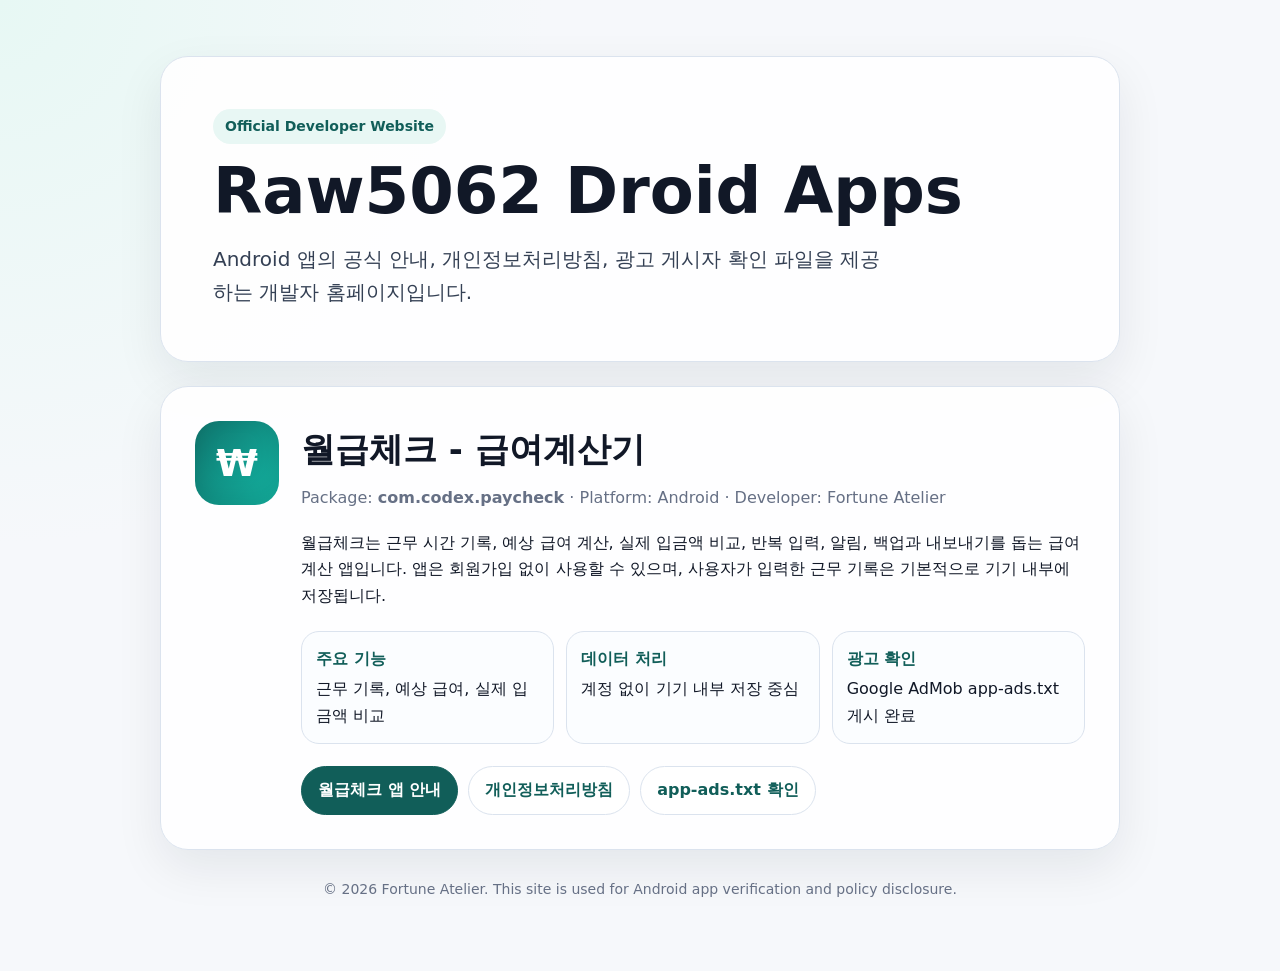
<file: index.html>
<!doctype html>
<html lang="ko">
<head>
  <meta charset="utf-8">
  <meta name="viewport" content="width=device-width, initial-scale=1">
  <meta name="description" content="Raw5062 Droid 앱 공식 개발자 홈페이지입니다. 월급체크 앱 정보, 개인정보처리방침, app-ads.txt를 확인할 수 있습니다.">
  <title>Raw5062 Droid Apps</title>
  <style>
    :root { color-scheme: light; --bg:#f6f8fb; --card:#fff; --text:#111827; --muted:#667085; --line:#dbe3ee; --brand:#0f766e; --brand-dark:#115e59; --soft:#e8f7f4; font-family:system-ui,-apple-system,BlinkMacSystemFont,"Segoe UI",sans-serif; }
    * { box-sizing:border-box; }
    body { margin:0; background:radial-gradient(circle at top left,#e7f8f4 0,transparent 34rem),var(--bg); color:var(--text); line-height:1.65; }
    main { width:min(960px,calc(100% - 32px)); margin:0 auto; padding:56px 0; }
    .hero,.app-card { background:rgba(255,255,255,.92); border:1px solid var(--line); border-radius:28px; box-shadow:0 18px 48px rgba(15,23,42,.08); }
    .hero { padding:clamp(28px,5vw,52px); margin-bottom:24px; }
    .eyebrow { display:inline-flex; margin:0 0 14px; padding:6px 12px; border-radius:999px; background:var(--soft); color:var(--brand-dark); font-weight:700; font-size:14px; }
    h1 { margin:0; font-size:clamp(34px,7vw,64px); letter-spacing:0; line-height:1.05; }
    .lead { max-width:680px; margin:18px 0 0; color:#344054; font-size:clamp(17px,2vw,20px); }
    .app-card { display:grid; grid-template-columns:84px 1fr; gap:22px; padding:clamp(22px,4vw,34px); align-items:start; }
    .icon { width:84px; height:84px; border-radius:24px; display:grid; place-items:center; background:linear-gradient(135deg,#0f766e,#14b8a6); color:#fff; font-size:38px; font-weight:900; box-shadow:inset 0 -10px 24px rgba(0,0,0,.12); }
    h2 { margin:0 0 8px; font-size:clamp(24px,4vw,34px); letter-spacing:0; }
    .meta { margin:0 0 18px; color:var(--muted); }
    .facts { display:grid; grid-template-columns:repeat(3,minmax(0,1fr)); gap:12px; margin:22px 0; }
    .fact { border:1px solid var(--line); border-radius:18px; padding:14px; background:#fbfdff; }
    .fact strong { display:block; margin-bottom:4px; color:var(--brand-dark); }
    .actions { display:flex; flex-wrap:wrap; gap:10px; margin-top:20px; }
    a.button { display:inline-flex; align-items:center; justify-content:center; min-height:44px; padding:10px 16px; border-radius:999px; text-decoration:none; font-weight:800; border:1px solid var(--line); color:var(--brand-dark); background:#fff; }
    a.button.primary { color:#fff; background:var(--brand-dark); border-color:var(--brand-dark); }
    footer { margin-top:28px; color:var(--muted); font-size:14px; text-align:center; }
    @media (max-width:640px) { main { width:min(100% - 20px,960px); padding:24px 0; } .app-card { grid-template-columns:1fr; } .facts { grid-template-columns:1fr; } }
  </style>
</head>
<body>
  <main>
    <section class="hero">
      <p class="eyebrow">Official Developer Website</p>
      <h1>Raw5062 Droid Apps</h1>
      <p class="lead">Android 앱의 공식 안내, 개인정보처리방침, 광고 게시자 확인 파일을 제공하는 개발자 홈페이지입니다.</p>
    </section>

    <section class="app-card">
      <div class="icon" aria-hidden="true">₩</div>
      <div>
        <h2>월급체크 - 급여계산기</h2>
        <p class="meta">Package: <strong>com.codex.paycheck</strong> · Platform: Android · Developer: Fortune Atelier</p>
        <p>월급체크는 근무 시간 기록, 예상 급여 계산, 실제 입금액 비교, 반복 입력, 알림, 백업과 내보내기를 돕는 급여 계산 앱입니다. 앱은 회원가입 없이 사용할 수 있으며, 사용자가 입력한 근무 기록은 기본적으로 기기 내부에 저장됩니다.</p>
        <div class="facts" aria-label="앱 주요 정보">
          <div class="fact"><strong>주요 기능</strong>근무 기록, 예상 급여, 실제 입금액 비교</div>
          <div class="fact"><strong>데이터 처리</strong>계정 없이 기기 내부 저장 중심</div>
          <div class="fact"><strong>광고 확인</strong>Google AdMob app-ads.txt 게시 완료</div>
        </div>
        <div class="actions">
          <a class="button primary" href="/paycheck/">월급체크 앱 안내</a>
          <a class="button" href="/privacy/paycheck/">개인정보처리방침</a>
          <a class="button" href="/app-ads.txt">app-ads.txt 확인</a>
        </div>
      </div>
    </section>

    <footer><p>© 2026 Fortune Atelier. This site is used for Android app verification and policy disclosure.</p></footer>
  </main>
</body>
</html>
</file>
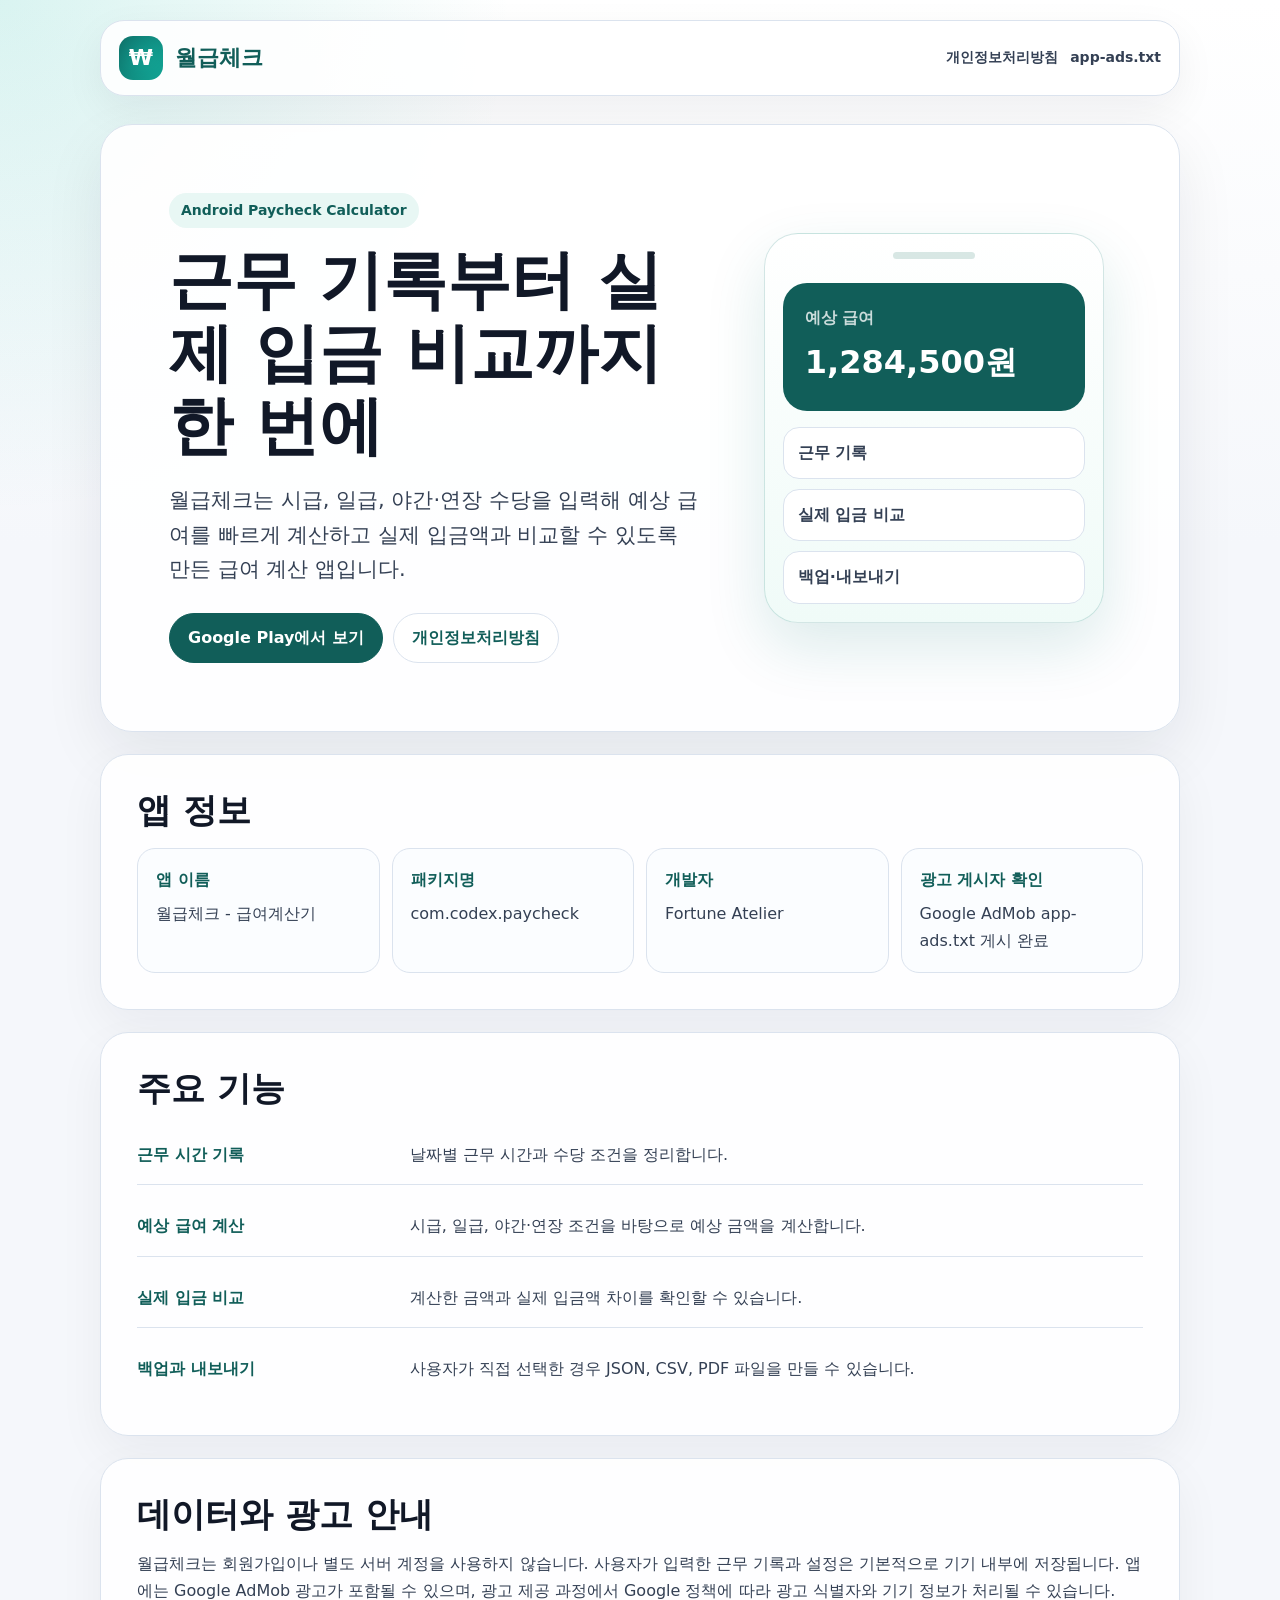
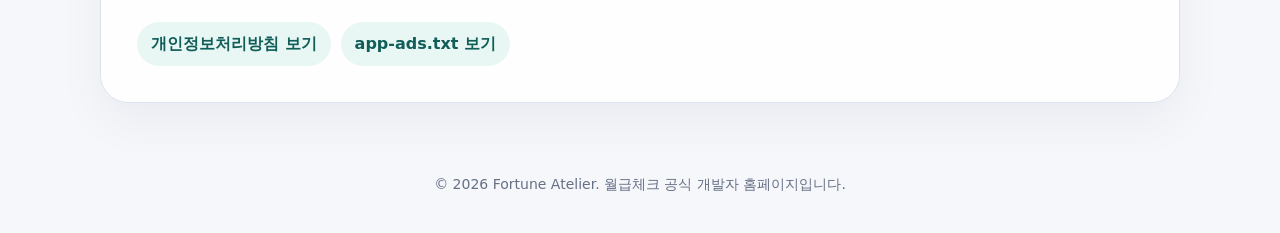
<file: paycheck/index.html>
<!doctype html>
<html lang="ko">
<head>
  <meta charset="utf-8">
  <meta name="viewport" content="width=device-width, initial-scale=1">
  <meta name="robots" content="index,follow">
  <meta name="description" content="월급체크 - 급여계산기 공식 앱 홈페이지. 근무 시간 기록, 예상 급여 계산, 실제 입금액 비교 기능과 개인정보처리방침, app-ads.txt를 확인할 수 있습니다.">
  <link rel="canonical" href="https://raw5062-droid.github.io/paycheck/">
  <link rel="stylesheet" href="./styles.css">
  <title>월급체크 - 급여계산기 공식 홈페이지</title>
  <script type="application/ld+json">
  {"@context":"https://schema.org","@type":"SoftwareApplication","name":"월급체크 - 급여계산기","applicationCategory":"FinanceApplication","operatingSystem":"Android","softwareVersion":"1.0","offers":{"@type":"Offer","price":"0","priceCurrency":"KRW"},"publisher":{"@type":"Organization","name":"Fortune Atelier"},"url":"https://raw5062-droid.github.io/paycheck/","privacyPolicy":"https://raw5062-droid.github.io/privacy/paycheck/"}
  </script>
</head>
<body>
  <header class="site-header">
    <a class="brand" href="/"><span class="brand-icon" aria-hidden="true">₩</span><span>월급체크</span></a>
    <nav aria-label="주요 링크"><a href="/privacy/paycheck/">개인정보처리방침</a><a href="/app-ads.txt">app-ads.txt</a></nav>
  </header>

  <main>
    <section class="hero">
      <div class="hero-copy">
        <p class="eyebrow">Android Paycheck Calculator</p>
        <h1>근무 기록부터 실제 입금 비교까지 한 번에</h1>
        <p class="lead">월급체크는 시급, 일급, 야간·연장 수당을 입력해 예상 급여를 빠르게 계산하고 실제 입금액과 비교할 수 있도록 만든 급여 계산 앱입니다.</p>
        <div class="hero-actions">
          <a class="button primary" href="https://play.google.com/store/apps/details?id=com.codex.paycheck">Google Play에서 보기</a>
          <a class="button" href="/privacy/paycheck/">개인정보처리방침</a>
        </div>
      </div>
      <div class="phone-card" aria-label="앱 기능 요약">
        <div class="phone-top"></div>
        <div class="summary-box"><span>예상 급여</span><strong>1,284,500원</strong></div>
        <div class="mini-list"><span>근무 기록</span><span>실제 입금 비교</span><span>백업·내보내기</span></div>
      </div>
    </section>

    <section class="panel">
      <h2>앱 정보</h2>
      <div class="info-grid">
        <article><strong>앱 이름</strong><p>월급체크 - 급여계산기</p></article>
        <article><strong>패키지명</strong><p>com.codex.paycheck</p></article>
        <article><strong>개발자</strong><p>Fortune Atelier</p></article>
        <article><strong>광고 게시자 확인</strong><p>Google AdMob app-ads.txt 게시 완료</p></article>
      </div>
    </section>

    <section class="panel">
      <h2>주요 기능</h2>
      <ul class="feature-list">
        <li><strong>근무 시간 기록</strong><span>날짜별 근무 시간과 수당 조건을 정리합니다.</span></li>
        <li><strong>예상 급여 계산</strong><span>시급, 일급, 야간·연장 조건을 바탕으로 예상 금액을 계산합니다.</span></li>
        <li><strong>실제 입금 비교</strong><span>계산한 금액과 실제 입금액 차이를 확인할 수 있습니다.</span></li>
        <li><strong>백업과 내보내기</strong><span>사용자가 직접 선택한 경우 JSON, CSV, PDF 파일을 만들 수 있습니다.</span></li>
      </ul>
    </section>

    <section class="panel notice">
      <h2>데이터와 광고 안내</h2>
      <p>월급체크는 회원가입이나 별도 서버 계정을 사용하지 않습니다. 사용자가 입력한 근무 기록과 설정은 기본적으로 기기 내부에 저장됩니다. 앱에는 Google AdMob 광고가 포함될 수 있으며, 광고 제공 과정에서 Google 정책에 따라 광고 식별자와 기기 정보가 처리될 수 있습니다.</p>
      <div class="link-row"><a href="/privacy/paycheck/">개인정보처리방침 보기</a><a href="/app-ads.txt">app-ads.txt 보기</a></div>
    </section>
  </main>

  <footer><p>© 2026 Fortune Atelier. 월급체크 공식 개발자 홈페이지입니다.</p></footer>
</body>
</html>
</file>
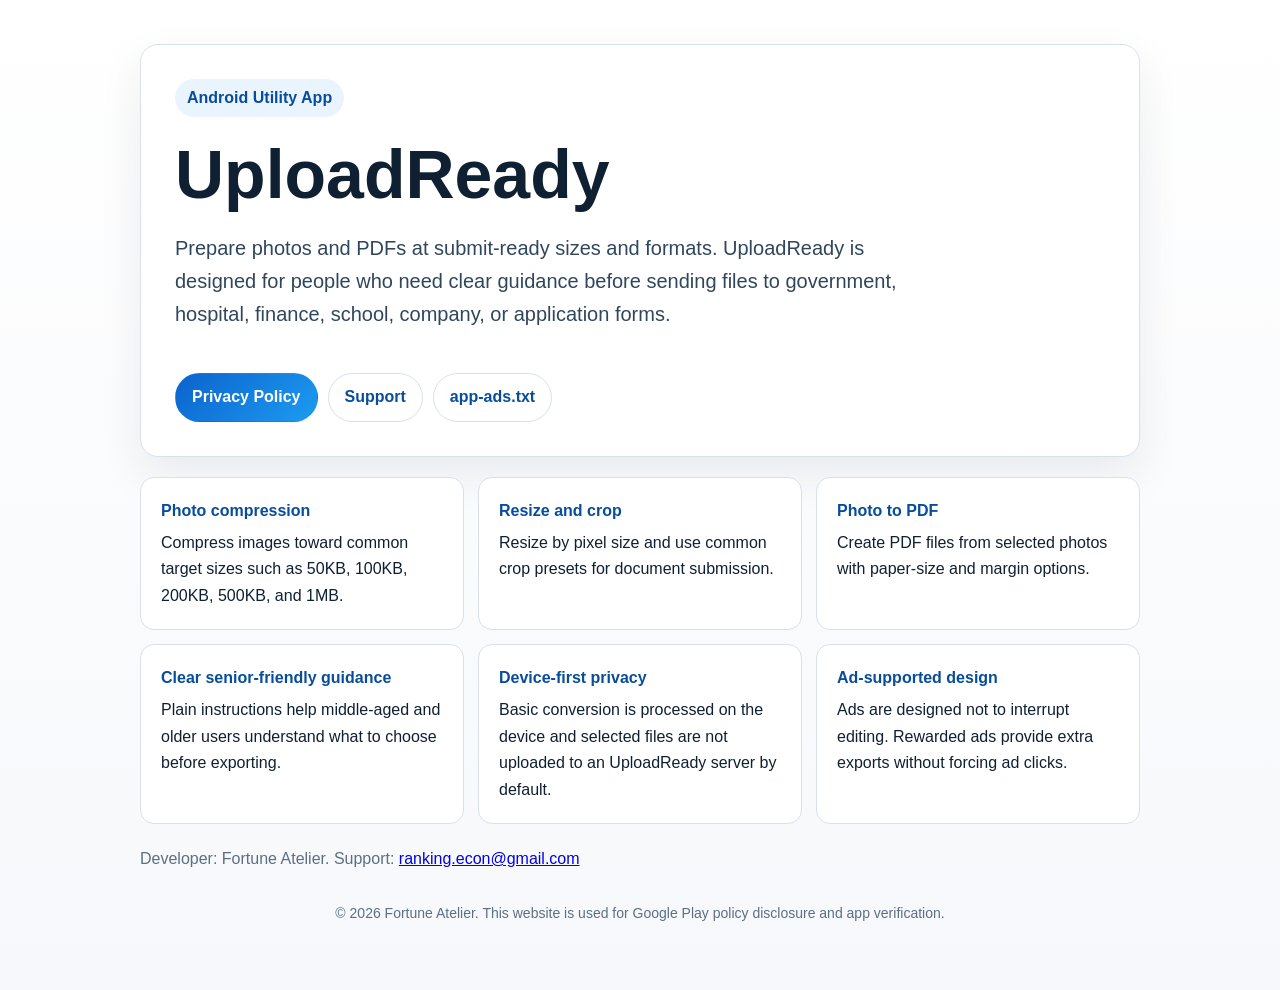
<file: uploadready/index.html>
<!doctype html>
<html lang="en">
<head>
  <meta charset="utf-8">
  <meta name="viewport" content="width=device-width, initial-scale=1">
  <title>UploadReady</title>
  <meta name="description" content="UploadReady helps prepare photos and PDFs at submit-ready sizes and formats.">
  <style>
    :root{--bg:#f6f8fb;--card:#fff;--text:#102033;--muted:#5c6f84;--line:#d7e1ec;--brand:#0b63ce;--brand2:#1d9bf0}*{box-sizing:border-box}body{margin:0;font-family:-apple-system,BlinkMacSystemFont,"Segoe UI",Arial,sans-serif;background:linear-gradient(180deg,#fff,#f6f8fb);color:var(--text);line-height:1.65}main{max-width:1040px;margin:0 auto;padding:44px 20px 64px}.hero{display:grid;gap:22px;padding:34px;border:1px solid var(--line);border-radius:18px;background:var(--card);box-shadow:0 18px 44px rgba(16,32,51,.08)}.badge{display:inline-flex;width:max-content;padding:6px 12px;border-radius:999px;background:#eaf4ff;color:#084d9b;font-weight:800}h1{margin:0;font-size:clamp(38px,7vw,68px);line-height:1.04}.lead{max-width:760px;margin:0;color:#30465d;font-size:20px}.grid{display:grid;grid-template-columns:repeat(3,minmax(0,1fr));gap:14px;margin-top:20px}.card{padding:20px;border:1px solid var(--line);border-radius:14px;background:#fff}.card strong{display:block;margin-bottom:6px;color:#084d9b}.actions{display:flex;gap:10px;flex-wrap:wrap;margin-top:20px}.button{display:inline-flex;align-items:center;justify-content:center;min-height:44px;padding:10px 16px;border-radius:999px;text-decoration:none;font-weight:900;border:1px solid var(--line);color:#084d9b;background:#fff}.button.primary{background:linear-gradient(135deg,var(--brand),var(--brand2));color:#fff;border-color:transparent}.note{margin-top:22px;color:var(--muted)}footer{margin-top:30px;color:var(--muted);text-align:center;font-size:14px}@media(max-width:760px){.grid{grid-template-columns:1fr}.hero{padding:24px}.button{width:100%}}
  </style>
</head>
<body>
<main>
  <section class="hero">
    <span class="badge">Android Utility App</span>
    <h1>UploadReady</h1>
    <p class="lead">Prepare photos and PDFs at submit-ready sizes and formats. UploadReady is designed for people who need clear guidance before sending files to government, hospital, finance, school, company, or application forms.</p>
    <div class="actions">
      <a class="button primary" href="/uploadready/privacy.html">Privacy Policy</a>
      <a class="button" href="/uploadready/support.html">Support</a>
      <a class="button" href="/app-ads.txt">app-ads.txt</a>
    </div>
  </section>

  <section class="grid">
    <article class="card"><strong>Photo compression</strong>Compress images toward common target sizes such as 50KB, 100KB, 200KB, 500KB, and 1MB.</article>
    <article class="card"><strong>Resize and crop</strong>Resize by pixel size and use common crop presets for document submission.</article>
    <article class="card"><strong>Photo to PDF</strong>Create PDF files from selected photos with paper-size and margin options.</article>
    <article class="card"><strong>Clear senior-friendly guidance</strong>Plain instructions help middle-aged and older users understand what to choose before exporting.</article>
    <article class="card"><strong>Device-first privacy</strong>Basic conversion is processed on the device and selected files are not uploaded to an UploadReady server by default.</article>
    <article class="card"><strong>Ad-supported design</strong>Ads are designed not to interrupt editing. Rewarded ads provide extra exports without forcing ad clicks.</article>
  </section>

  <p class="note">Developer: Fortune Atelier. Support: <a href="mailto:ranking.econ@gmail.com">ranking.econ@gmail.com</a></p>
  <footer>© 2026 Fortune Atelier. This website is used for Google Play policy disclosure and app verification.</footer>
</main>
</body>
</html>
</file>
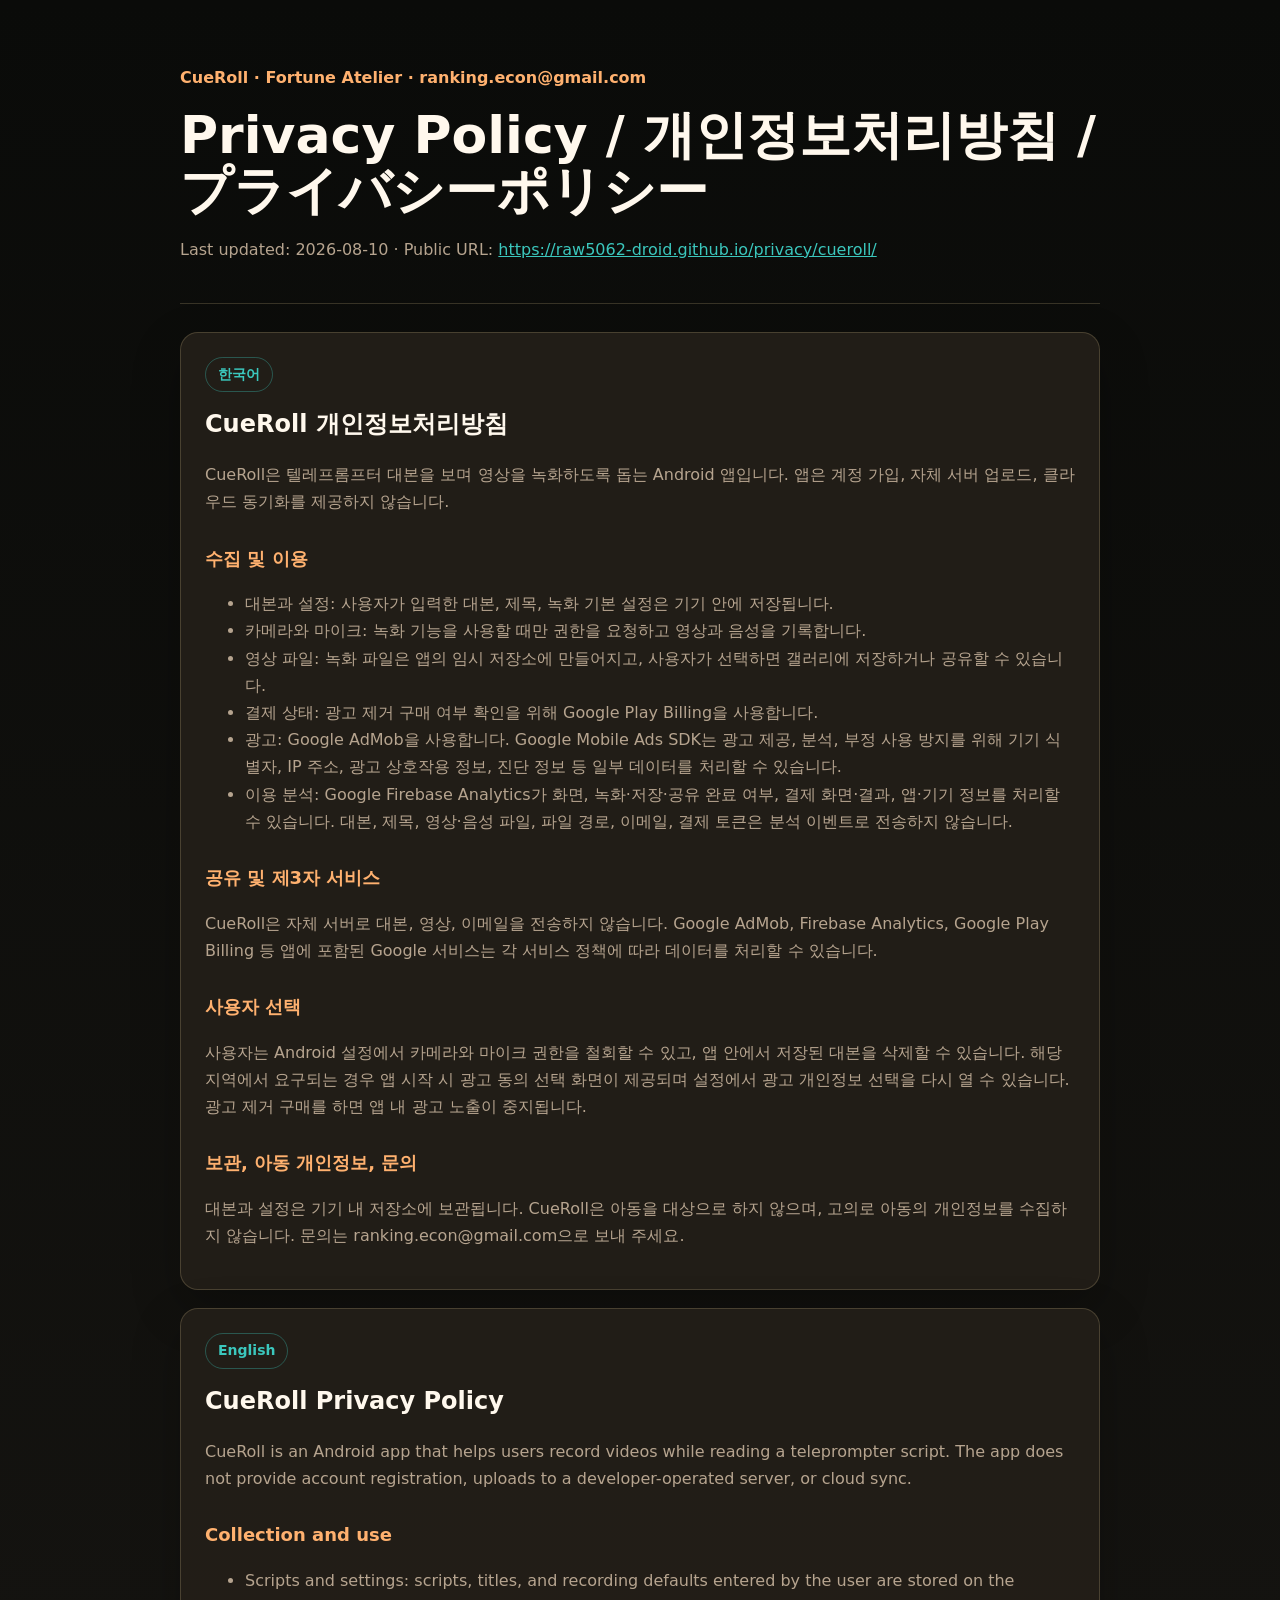
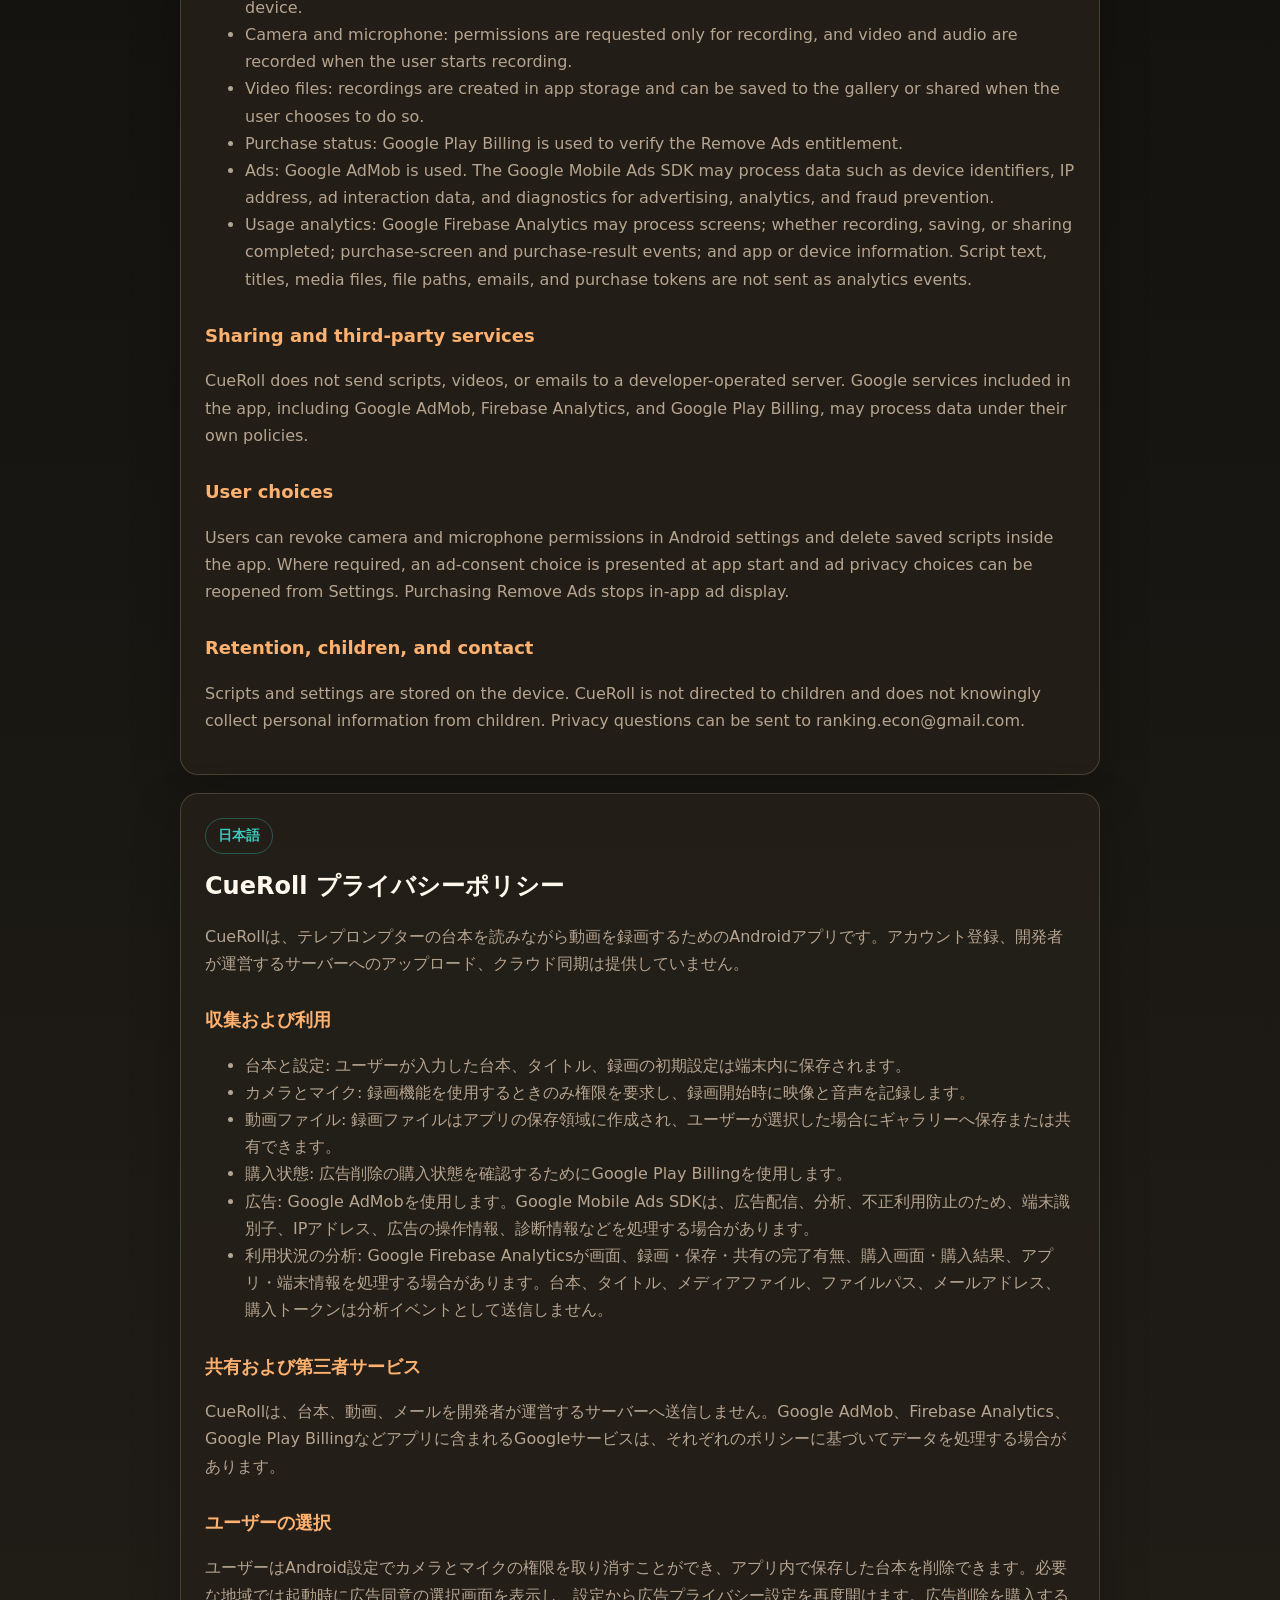
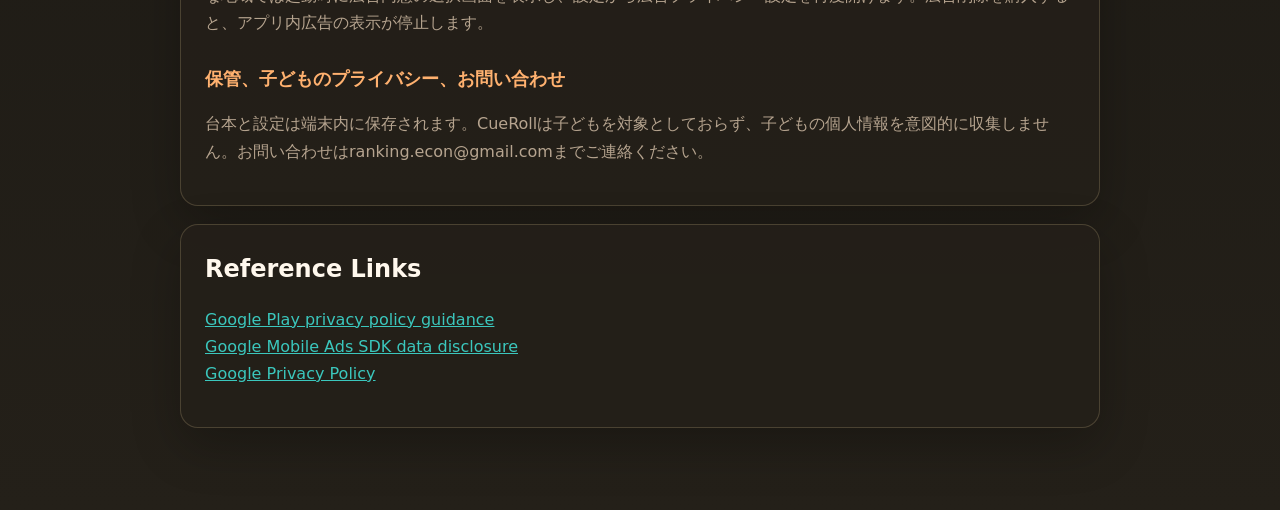
<file: privacy/cueroll/index.html>
<!doctype html>
<html lang="ko">
<head>
  <meta charset="utf-8">
  <meta name="viewport" content="width=device-width, initial-scale=1">
  <title>CueRoll Privacy Policy</title>
  <link rel="canonical" href="https://raw5062-droid.github.io/privacy/cueroll/">
  <style>
    :root {
      color-scheme: dark;
      --bg: #141310;
      --panel: #242019;
      --line: rgba(255, 226, 168, .18);
      --text: #fff8ed;
      --muted: #b6a48f;
      --accent: #ffb16f;
      --teal: #3bc7bd;
    }
    * { box-sizing: border-box; }
    body {
      margin: 0;
      font-family: Inter, system-ui, -apple-system, BlinkMacSystemFont, "Segoe UI", sans-serif;
      background: linear-gradient(180deg, #0a0b09 0%, var(--bg) 44%, #242019 100%);
      color: var(--text);
      line-height: 1.7;
    }
    main {
      width: min(920px, calc(100% - 32px));
      margin: 0 auto;
      padding: 48px 0 64px;
    }
    header {
      margin-bottom: 28px;
      border-bottom: 1px solid var(--line);
      padding-bottom: 24px;
    }
    h1 {
      margin: 0 0 12px;
      font-size: clamp(32px, 6vw, 52px);
      line-height: 1.08;
      letter-spacing: 0;
    }
    h2 {
      margin: 0 0 14px;
      font-size: 24px;
      letter-spacing: 0;
    }
    h3 {
      color: var(--accent);
      margin: 28px 0 8px;
      font-size: 18px;
      letter-spacing: 0;
    }
    p, li { color: var(--muted); }
    a { color: var(--teal); }
    .meta {
      color: var(--accent);
      font-weight: 700;
    }
    .card {
      background: rgba(36, 32, 25, .9);
      border: 1px solid var(--line);
      border-radius: 18px;
      padding: 24px;
      margin: 18px 0;
      box-shadow: 0 18px 50px rgba(0, 0, 0, .24);
    }
    .language {
      display: inline-flex;
      color: var(--teal);
      border: 1px solid rgba(59, 199, 189, .34);
      border-radius: 999px;
      padding: 5px 12px;
      margin-bottom: 12px;
      font-size: 14px;
      font-weight: 700;
    }
  </style>
</head>
<body>
  <main>
    <header>
      <p class="meta">CueRoll · Fortune Atelier · ranking.econ@gmail.com</p>
      <h1>Privacy Policy / 개인정보처리방침 / プライバシーポリシー</h1>
      <p>Last updated: 2026-08-10 · Public URL: <a href="https://raw5062-droid.github.io/privacy/cueroll/">https://raw5062-droid.github.io/privacy/cueroll/</a></p>
    </header>

    <section class="card" lang="ko">
      <span class="language">한국어</span>
      <h2>CueRoll 개인정보처리방침</h2>
      <p>CueRoll은 텔레프롬프터 대본을 보며 영상을 녹화하도록 돕는 Android 앱입니다. 앱은 계정 가입, 자체 서버 업로드, 클라우드 동기화를 제공하지 않습니다.</p>
      <h3>수집 및 이용</h3>
      <ul>
        <li>대본과 설정: 사용자가 입력한 대본, 제목, 녹화 기본 설정은 기기 안에 저장됩니다.</li>
        <li>카메라와 마이크: 녹화 기능을 사용할 때만 권한을 요청하고 영상과 음성을 기록합니다.</li>
        <li>영상 파일: 녹화 파일은 앱의 임시 저장소에 만들어지고, 사용자가 선택하면 갤러리에 저장하거나 공유할 수 있습니다.</li>
        <li>결제 상태: 광고 제거 구매 여부 확인을 위해 Google Play Billing을 사용합니다.</li>
        <li>광고: Google AdMob을 사용합니다. Google Mobile Ads SDK는 광고 제공, 분석, 부정 사용 방지를 위해 기기 식별자, IP 주소, 광고 상호작용 정보, 진단 정보 등 일부 데이터를 처리할 수 있습니다.</li>
        <li>이용 분석: Google Firebase Analytics가 화면, 녹화·저장·공유 완료 여부, 결제 화면·결과, 앱·기기 정보를 처리할 수 있습니다. 대본, 제목, 영상·음성 파일, 파일 경로, 이메일, 결제 토큰은 분석 이벤트로 전송하지 않습니다.</li>
      </ul>
      <h3>공유 및 제3자 서비스</h3>
      <p>CueRoll은 자체 서버로 대본, 영상, 이메일을 전송하지 않습니다. Google AdMob, Firebase Analytics, Google Play Billing 등 앱에 포함된 Google 서비스는 각 서비스 정책에 따라 데이터를 처리할 수 있습니다.</p>
      <h3>사용자 선택</h3>
      <p>사용자는 Android 설정에서 카메라와 마이크 권한을 철회할 수 있고, 앱 안에서 저장된 대본을 삭제할 수 있습니다. 해당 지역에서 요구되는 경우 앱 시작 시 광고 동의 선택 화면이 제공되며 설정에서 광고 개인정보 선택을 다시 열 수 있습니다. 광고 제거 구매를 하면 앱 내 광고 노출이 중지됩니다.</p>
      <h3>보관, 아동 개인정보, 문의</h3>
      <p>대본과 설정은 기기 내 저장소에 보관됩니다. CueRoll은 아동을 대상으로 하지 않으며, 고의로 아동의 개인정보를 수집하지 않습니다. 문의는 ranking.econ@gmail.com으로 보내 주세요.</p>
    </section>

    <section class="card" lang="en">
      <span class="language">English</span>
      <h2>CueRoll Privacy Policy</h2>
      <p>CueRoll is an Android app that helps users record videos while reading a teleprompter script. The app does not provide account registration, uploads to a developer-operated server, or cloud sync.</p>
      <h3>Collection and use</h3>
      <ul>
        <li>Scripts and settings: scripts, titles, and recording defaults entered by the user are stored on the device.</li>
        <li>Camera and microphone: permissions are requested only for recording, and video and audio are recorded when the user starts recording.</li>
        <li>Video files: recordings are created in app storage and can be saved to the gallery or shared when the user chooses to do so.</li>
        <li>Purchase status: Google Play Billing is used to verify the Remove Ads entitlement.</li>
        <li>Ads: Google AdMob is used. The Google Mobile Ads SDK may process data such as device identifiers, IP address, ad interaction data, and diagnostics for advertising, analytics, and fraud prevention.</li>
        <li>Usage analytics: Google Firebase Analytics may process screens; whether recording, saving, or sharing completed; purchase-screen and purchase-result events; and app or device information. Script text, titles, media files, file paths, emails, and purchase tokens are not sent as analytics events.</li>
      </ul>
      <h3>Sharing and third-party services</h3>
      <p>CueRoll does not send scripts, videos, or emails to a developer-operated server. Google services included in the app, including Google AdMob, Firebase Analytics, and Google Play Billing, may process data under their own policies.</p>
      <h3>User choices</h3>
      <p>Users can revoke camera and microphone permissions in Android settings and delete saved scripts inside the app. Where required, an ad-consent choice is presented at app start and ad privacy choices can be reopened from Settings. Purchasing Remove Ads stops in-app ad display.</p>
      <h3>Retention, children, and contact</h3>
      <p>Scripts and settings are stored on the device. CueRoll is not directed to children and does not knowingly collect personal information from children. Privacy questions can be sent to ranking.econ@gmail.com.</p>
    </section>

    <section class="card" lang="ja">
      <span class="language">日本語</span>
      <h2>CueRoll プライバシーポリシー</h2>
      <p>CueRollは、テレプロンプターの台本を読みながら動画を録画するためのAndroidアプリです。アカウント登録、開発者が運営するサーバーへのアップロード、クラウド同期は提供していません。</p>
      <h3>収集および利用</h3>
      <ul>
        <li>台本と設定: ユーザーが入力した台本、タイトル、録画の初期設定は端末内に保存されます。</li>
        <li>カメラとマイク: 録画機能を使用するときのみ権限を要求し、録画開始時に映像と音声を記録します。</li>
        <li>動画ファイル: 録画ファイルはアプリの保存領域に作成され、ユーザーが選択した場合にギャラリーへ保存または共有できます。</li>
        <li>購入状態: 広告削除の購入状態を確認するためにGoogle Play Billingを使用します。</li>
        <li>広告: Google AdMobを使用します。Google Mobile Ads SDKは、広告配信、分析、不正利用防止のため、端末識別子、IPアドレス、広告の操作情報、診断情報などを処理する場合があります。</li>
        <li>利用状況の分析: Google Firebase Analyticsが画面、録画・保存・共有の完了有無、購入画面・購入結果、アプリ・端末情報を処理する場合があります。台本、タイトル、メディアファイル、ファイルパス、メールアドレス、購入トークンは分析イベントとして送信しません。</li>
      </ul>
      <h3>共有および第三者サービス</h3>
      <p>CueRollは、台本、動画、メールを開発者が運営するサーバーへ送信しません。Google AdMob、Firebase Analytics、Google Play Billingなどアプリに含まれるGoogleサービスは、それぞれのポリシーに基づいてデータを処理する場合があります。</p>
      <h3>ユーザーの選択</h3>
      <p>ユーザーはAndroid設定でカメラとマイクの権限を取り消すことができ、アプリ内で保存した台本を削除できます。必要な地域では起動時に広告同意の選択画面を表示し、設定から広告プライバシー設定を再度開けます。広告削除を購入すると、アプリ内広告の表示が停止します。</p>
      <h3>保管、子どものプライバシー、お問い合わせ</h3>
      <p>台本と設定は端末内に保存されます。CueRollは子どもを対象としておらず、子どもの個人情報を意図的に収集しません。お問い合わせはranking.econ@gmail.comまでご連絡ください。</p>
    </section>

    <section class="card">
      <h2>Reference Links</h2>
      <p>
        <a href="https://support.google.com/googleplay/android-developer/answer/9859455">Google Play privacy policy guidance</a><br>
        <a href="https://developers.google.com/admob/android/privacy/play-data-disclosure">Google Mobile Ads SDK data disclosure</a><br>
        <a href="https://policies.google.com/privacy">Google Privacy Policy</a>
      </p>
    </section>
  </main>
</body>
</html>
</file>
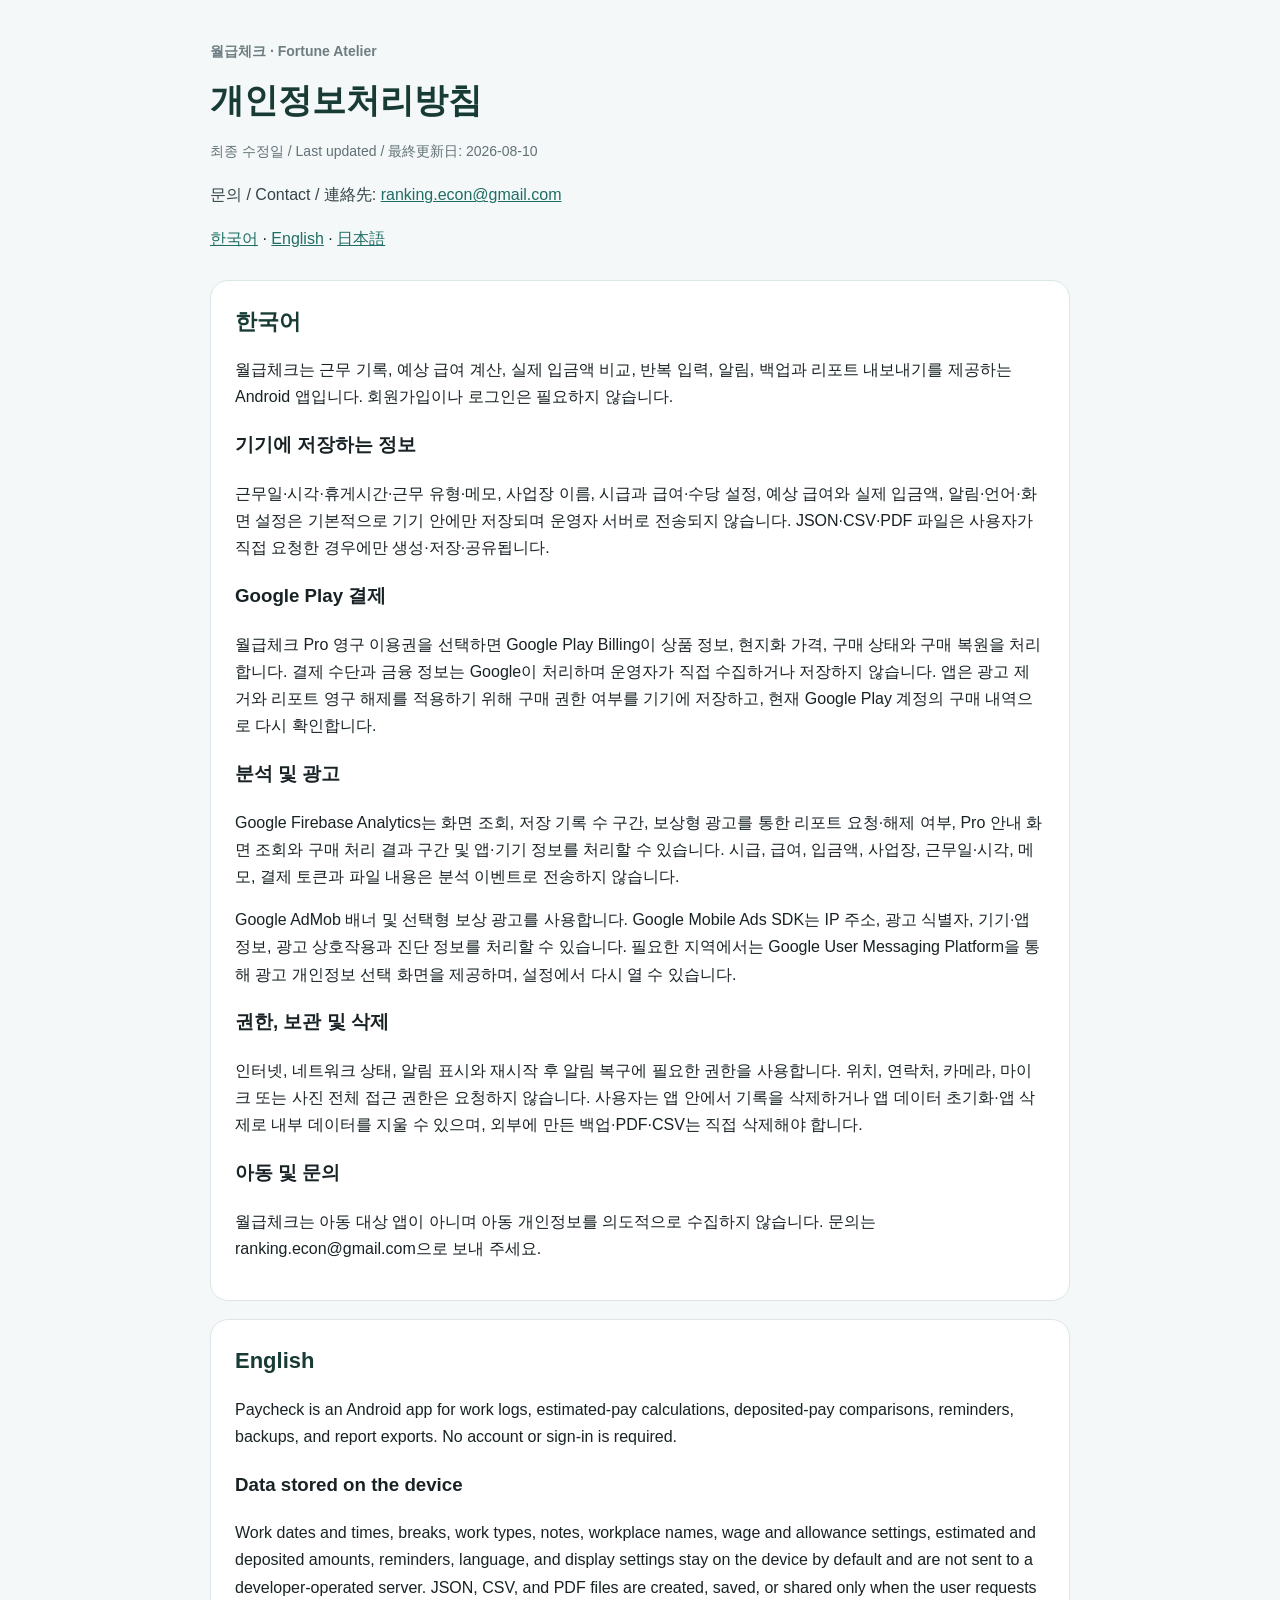
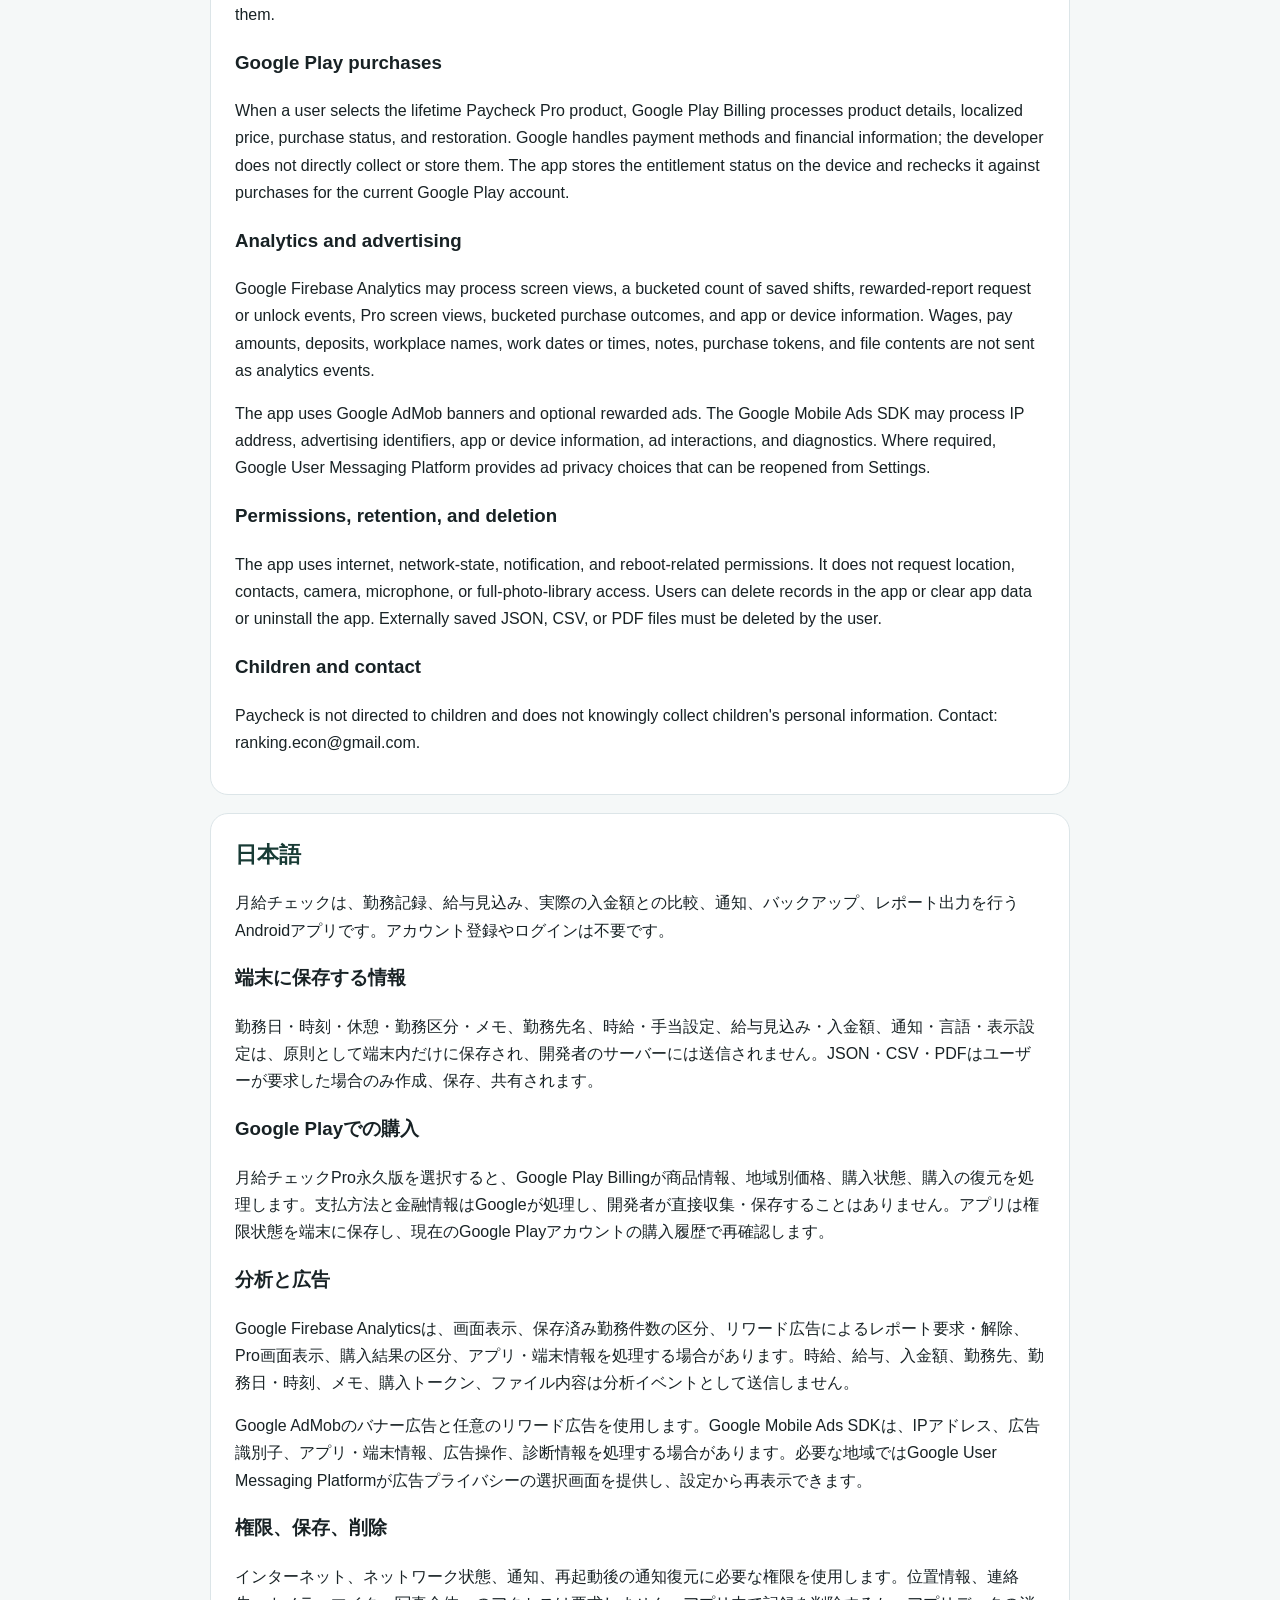
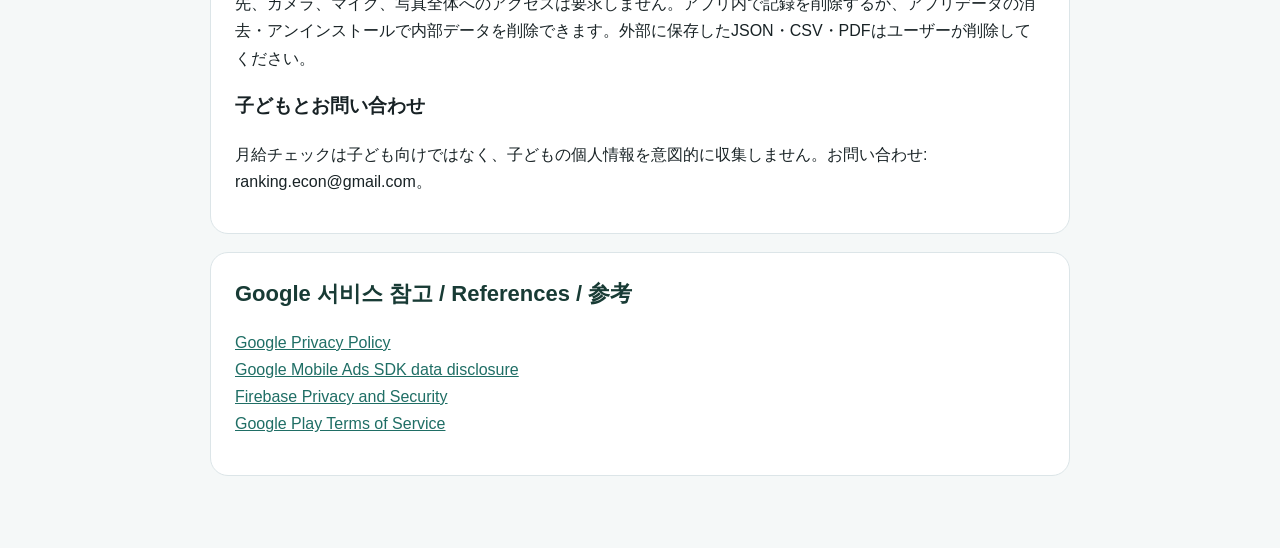
<file: privacy/paycheck/index.html>
<!doctype html>
<html lang="ko">
<head>
  <meta charset="utf-8" />
  <meta name="viewport" content="width=device-width, initial-scale=1" />
  <meta name="description" content="월급체크 앱 개인정보처리방침 / Paycheck privacy policy / 月給チェック プライバシーポリシー" />
  <title>월급체크 개인정보처리방침</title>
  <link rel="stylesheet" href="styles.css" />
</head>
<body>
  <main>
    <header class="hero">
      <p class="eyebrow">월급체크 · Fortune Atelier</p>
      <h1>개인정보처리방침</h1>
      <p class="meta">최종 수정일 / Last updated / 最終更新日: 2026-08-10</p>
      <p class="lead">문의 / Contact / 連絡先: <a href="mailto:ranking.econ@gmail.com">ranking.econ@gmail.com</a></p>
      <p><a href="#ko">한국어</a> · <a href="#en">English</a> · <a href="#ja">日本語</a></p>
    </header>

    <section id="ko" lang="ko">
      <h2>한국어</h2>
      <p>월급체크는 근무 기록, 예상 급여 계산, 실제 입금액 비교, 반복 입력, 알림, 백업과 리포트 내보내기를 제공하는 Android 앱입니다. 회원가입이나 로그인은 필요하지 않습니다.</p>
      <h3>기기에 저장하는 정보</h3>
      <p>근무일·시각·휴게시간·근무 유형·메모, 사업장 이름, 시급과 급여·수당 설정, 예상 급여와 실제 입금액, 알림·언어·화면 설정은 기본적으로 기기 안에만 저장되며 운영자 서버로 전송되지 않습니다. JSON·CSV·PDF 파일은 사용자가 직접 요청한 경우에만 생성·저장·공유됩니다.</p>
      <h3>Google Play 결제</h3>
      <p>월급체크 Pro 영구 이용권을 선택하면 Google Play Billing이 상품 정보, 현지화 가격, 구매 상태와 구매 복원을 처리합니다. 결제 수단과 금융 정보는 Google이 처리하며 운영자가 직접 수집하거나 저장하지 않습니다. 앱은 광고 제거와 리포트 영구 해제를 적용하기 위해 구매 권한 여부를 기기에 저장하고, 현재 Google Play 계정의 구매 내역으로 다시 확인합니다.</p>
      <h3>분석 및 광고</h3>
      <p>Google Firebase Analytics는 화면 조회, 저장 기록 수 구간, 보상형 광고를 통한 리포트 요청·해제 여부, Pro 안내 화면 조회와 구매 처리 결과 구간 및 앱·기기 정보를 처리할 수 있습니다. 시급, 급여, 입금액, 사업장, 근무일·시각, 메모, 결제 토큰과 파일 내용은 분석 이벤트로 전송하지 않습니다.</p>
      <p>Google AdMob 배너 및 선택형 보상 광고를 사용합니다. Google Mobile Ads SDK는 IP 주소, 광고 식별자, 기기·앱 정보, 광고 상호작용과 진단 정보를 처리할 수 있습니다. 필요한 지역에서는 Google User Messaging Platform을 통해 광고 개인정보 선택 화면을 제공하며, 설정에서 다시 열 수 있습니다.</p>
      <h3>권한, 보관 및 삭제</h3>
      <p>인터넷, 네트워크 상태, 알림 표시와 재시작 후 알림 복구에 필요한 권한을 사용합니다. 위치, 연락처, 카메라, 마이크 또는 사진 전체 접근 권한은 요청하지 않습니다. 사용자는 앱 안에서 기록을 삭제하거나 앱 데이터 초기화·앱 삭제로 내부 데이터를 지울 수 있으며, 외부에 만든 백업·PDF·CSV는 직접 삭제해야 합니다.</p>
      <h3>아동 및 문의</h3>
      <p>월급체크는 아동 대상 앱이 아니며 아동 개인정보를 의도적으로 수집하지 않습니다. 문의는 ranking.econ@gmail.com으로 보내 주세요.</p>
    </section>

    <section id="en" lang="en">
      <h2>English</h2>
      <p>Paycheck is an Android app for work logs, estimated-pay calculations, deposited-pay comparisons, reminders, backups, and report exports. No account or sign-in is required.</p>
      <h3>Data stored on the device</h3>
      <p>Work dates and times, breaks, work types, notes, workplace names, wage and allowance settings, estimated and deposited amounts, reminders, language, and display settings stay on the device by default and are not sent to a developer-operated server. JSON, CSV, and PDF files are created, saved, or shared only when the user requests them.</p>
      <h3>Google Play purchases</h3>
      <p>When a user selects the lifetime Paycheck Pro product, Google Play Billing processes product details, localized price, purchase status, and restoration. Google handles payment methods and financial information; the developer does not directly collect or store them. The app stores the entitlement status on the device and rechecks it against purchases for the current Google Play account.</p>
      <h3>Analytics and advertising</h3>
      <p>Google Firebase Analytics may process screen views, a bucketed count of saved shifts, rewarded-report request or unlock events, Pro screen views, bucketed purchase outcomes, and app or device information. Wages, pay amounts, deposits, workplace names, work dates or times, notes, purchase tokens, and file contents are not sent as analytics events.</p>
      <p>The app uses Google AdMob banners and optional rewarded ads. The Google Mobile Ads SDK may process IP address, advertising identifiers, app or device information, ad interactions, and diagnostics. Where required, Google User Messaging Platform provides ad privacy choices that can be reopened from Settings.</p>
      <h3>Permissions, retention, and deletion</h3>
      <p>The app uses internet, network-state, notification, and reboot-related permissions. It does not request location, contacts, camera, microphone, or full-photo-library access. Users can delete records in the app or clear app data or uninstall the app. Externally saved JSON, CSV, or PDF files must be deleted by the user.</p>
      <h3>Children and contact</h3>
      <p>Paycheck is not directed to children and does not knowingly collect children's personal information. Contact: ranking.econ@gmail.com.</p>
    </section>

    <section id="ja" lang="ja">
      <h2>日本語</h2>
      <p>月給チェックは、勤務記録、給与見込み、実際の入金額との比較、通知、バックアップ、レポート出力を行うAndroidアプリです。アカウント登録やログインは不要です。</p>
      <h3>端末に保存する情報</h3>
      <p>勤務日・時刻・休憩・勤務区分・メモ、勤務先名、時給・手当設定、給与見込み・入金額、通知・言語・表示設定は、原則として端末内だけに保存され、開発者のサーバーには送信されません。JSON・CSV・PDFはユーザーが要求した場合のみ作成、保存、共有されます。</p>
      <h3>Google Playでの購入</h3>
      <p>月給チェックPro永久版を選択すると、Google Play Billingが商品情報、地域別価格、購入状態、購入の復元を処理します。支払方法と金融情報はGoogleが処理し、開発者が直接収集・保存することはありません。アプリは権限状態を端末に保存し、現在のGoogle Playアカウントの購入履歴で再確認します。</p>
      <h3>分析と広告</h3>
      <p>Google Firebase Analyticsは、画面表示、保存済み勤務件数の区分、リワード広告によるレポート要求・解除、Pro画面表示、購入結果の区分、アプリ・端末情報を処理する場合があります。時給、給与、入金額、勤務先、勤務日・時刻、メモ、購入トークン、ファイル内容は分析イベントとして送信しません。</p>
      <p>Google AdMobのバナー広告と任意のリワード広告を使用します。Google Mobile Ads SDKは、IPアドレス、広告識別子、アプリ・端末情報、広告操作、診断情報を処理する場合があります。必要な地域ではGoogle User Messaging Platformが広告プライバシーの選択画面を提供し、設定から再表示できます。</p>
      <h3>権限、保存、削除</h3>
      <p>インターネット、ネットワーク状態、通知、再起動後の通知復元に必要な権限を使用します。位置情報、連絡先、カメラ、マイク、写真全体へのアクセスは要求しません。アプリ内で記録を削除するか、アプリデータの消去・アンインストールで内部データを削除できます。外部に保存したJSON・CSV・PDFはユーザーが削除してください。</p>
      <h3>子どもとお問い合わせ</h3>
      <p>月給チェックは子ども向けではなく、子どもの個人情報を意図的に収集しません。お問い合わせ: ranking.econ@gmail.com。</p>
    </section>

    <section>
      <h2>Google 서비스 참고 / References / 参考</h2>
      <p><a href="https://policies.google.com/privacy">Google Privacy Policy</a><br />
      <a href="https://developers.google.com/admob/android/privacy/play-data-disclosure">Google Mobile Ads SDK data disclosure</a><br />
      <a href="https://firebase.google.com/support/privacy">Firebase Privacy and Security</a><br />
      <a href="https://play.google.com/about/play-terms/">Google Play Terms of Service</a></p>
    </section>
  </main>
</body>
</html>
</file>
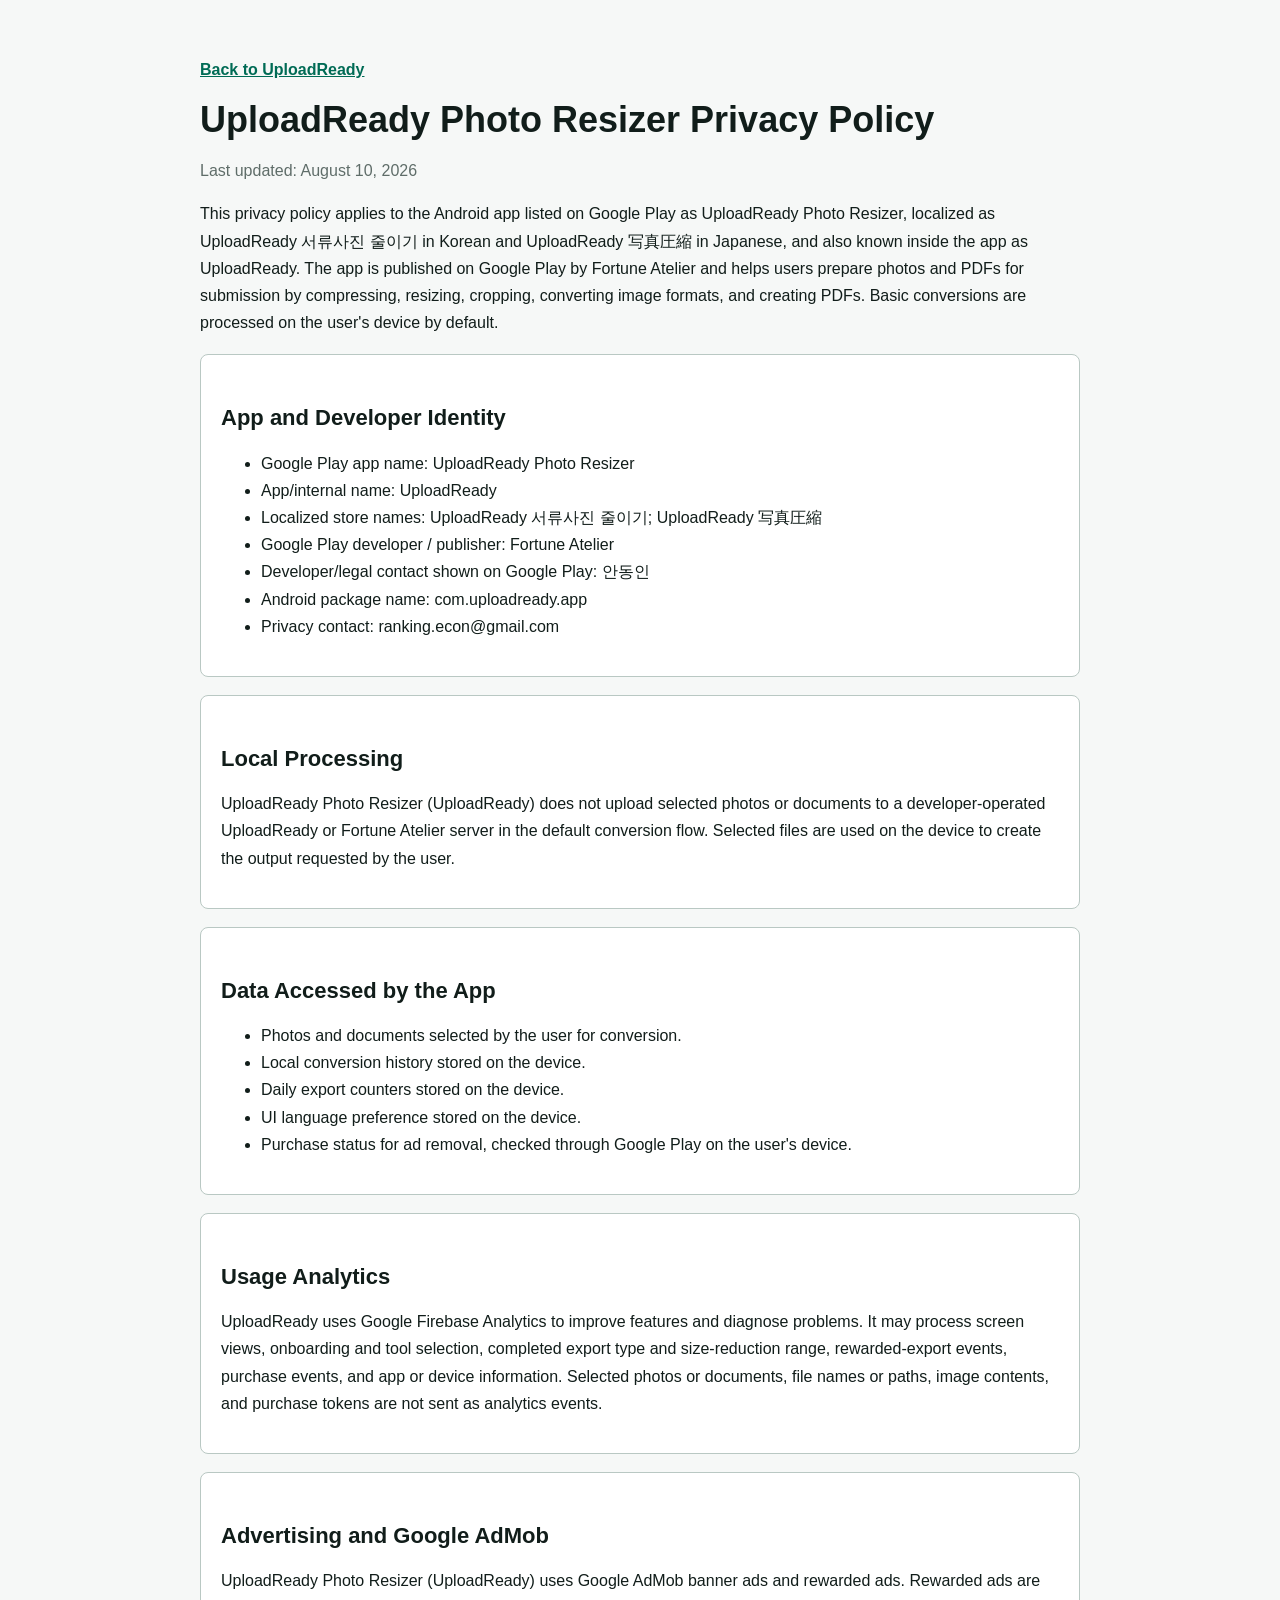
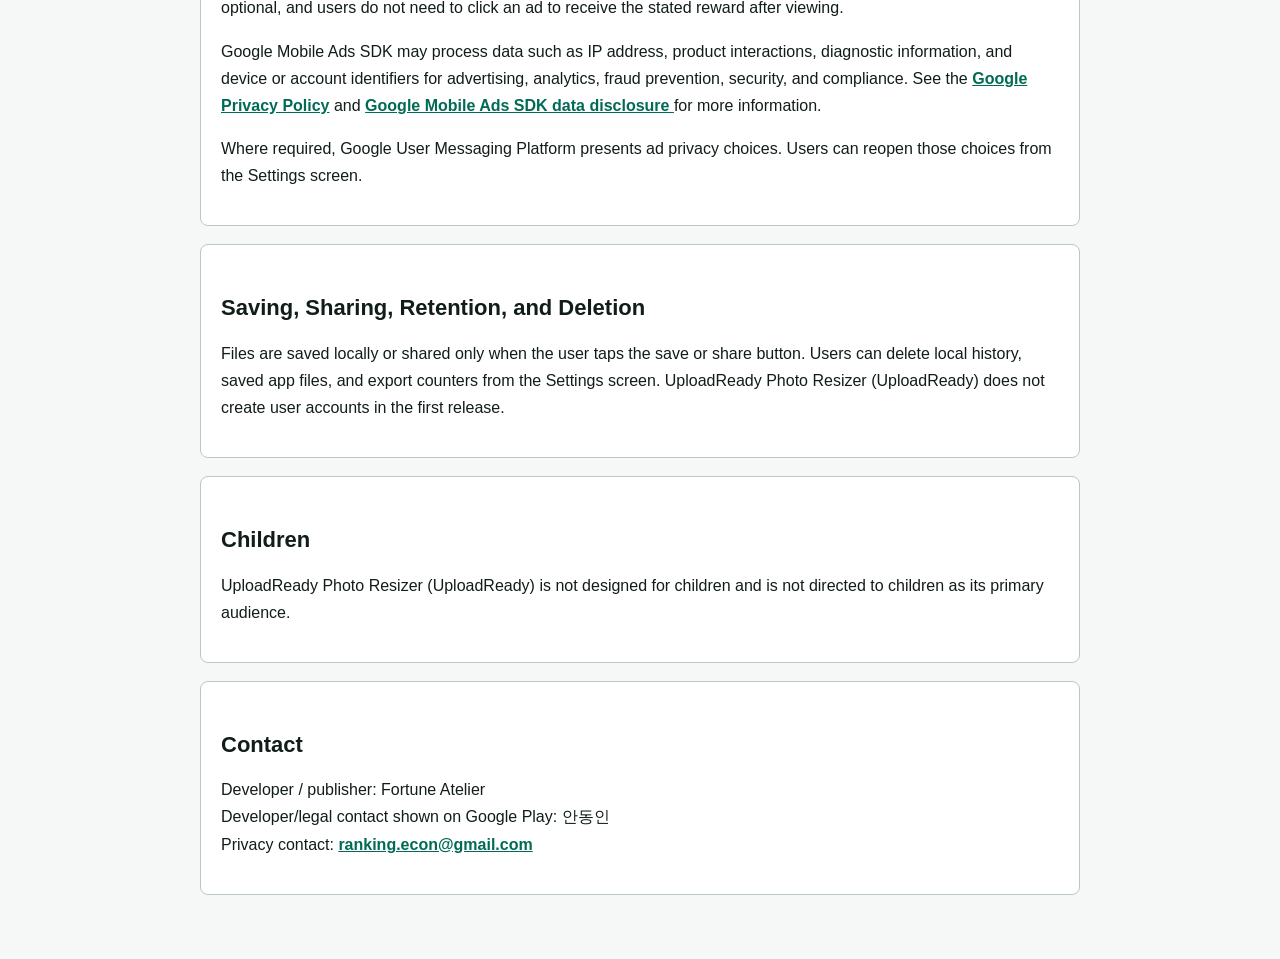
<file: uploadready/privacy.html>
<!doctype html>
<html lang="en">
  <head>
    <meta charset="utf-8" />
    <meta name="viewport" content="width=device-width, initial-scale=1" />
    <title>UploadReady Photo Resizer Privacy Policy</title>
    <link rel="icon" href="./assets/favicon.png" />
    <style>
      body {
        margin: 0;
        font-family: -apple-system, BlinkMacSystemFont, "Segoe UI", Arial, sans-serif;
        background: #f6f8f7;
        color: #111d1a;
      }

      main {
        max-width: 880px;
        margin: 0 auto;
        padding: 40px 20px 64px;
      }

      a {
        color: #006b55;
        font-weight: 800;
      }

      h1 {
        margin: 0 0 8px;
        font-size: 36px;
      }

      h2 {
        margin-top: 30px;
        font-size: 22px;
      }

      p,
      li {
        font-size: 16px;
        line-height: 1.7;
      }

      .meta,
      .note {
        color: #5f6d69;
      }

      .card {
        margin-top: 18px;
        padding: 20px;
        border: 1px solid #b9c8c3;
        border-radius: 8px;
        background: #ffffff;
      }
    </style>
  </head>
  <body>
    <main>
      <p><a href="./index.html">Back to UploadReady</a></p>
      <h1>UploadReady Photo Resizer Privacy Policy</h1>
      <p class="meta">Last updated: August 10, 2026</p>
      <p>
        This privacy policy applies to the Android app listed on Google Play as
        UploadReady Photo Resizer, localized as UploadReady 서류사진 줄이기
        in Korean and UploadReady 写真圧縮 in Japanese, and also known inside
        the app as UploadReady. The app is published on Google Play by Fortune
        Atelier and helps users prepare photos and PDFs for submission by
        compressing, resizing, cropping, converting image formats, and creating
        PDFs. Basic conversions are processed on the user's device by default.
      </p>

      <section class="card">
        <h2>App and Developer Identity</h2>
        <ul>
          <li>Google Play app name: UploadReady Photo Resizer</li>
          <li>App/internal name: UploadReady</li>
          <li>Localized store names: UploadReady 서류사진 줄이기; UploadReady 写真圧縮</li>
          <li>Google Play developer / publisher: Fortune Atelier</li>
          <li>Developer/legal contact shown on Google Play: 안동인</li>
          <li>Android package name: com.uploadready.app</li>
          <li>Privacy contact: ranking.econ@gmail.com</li>
        </ul>
      </section>

      <section class="card">
        <h2>Local Processing</h2>
        <p>
          UploadReady Photo Resizer (UploadReady) does not upload selected
          photos or documents to a developer-operated UploadReady or Fortune
          Atelier server in the default conversion flow. Selected files are used
          on the device to create the output requested by the user.
        </p>
      </section>

      <section class="card">
        <h2>Data Accessed by the App</h2>
        <ul>
          <li>Photos and documents selected by the user for conversion.</li>
          <li>Local conversion history stored on the device.</li>
          <li>Daily export counters stored on the device.</li>
          <li>UI language preference stored on the device.</li>
          <li>Purchase status for ad removal, checked through Google Play on the user's device.</li>
        </ul>
      </section>

      <section class="card">
        <h2>Usage Analytics</h2>
        <p>
          UploadReady uses Google Firebase Analytics to improve features and
          diagnose problems. It may process screen views, onboarding and tool
          selection, completed export type and size-reduction range,
          rewarded-export events, purchase events, and app or device
          information. Selected photos or documents, file names or paths,
          image contents, and purchase tokens are not sent as analytics events.
        </p>
      </section>

      <section class="card">
        <h2>Advertising and Google AdMob</h2>
        <p>
          UploadReady Photo Resizer (UploadReady) uses Google AdMob banner
          ads and rewarded ads. Rewarded ads are optional, and users do not need
          to click an ad to receive the stated reward after viewing.
        </p>
        <p>
          Google Mobile Ads SDK may process data such as IP address, product
          interactions, diagnostic information, and device or account
          identifiers for advertising, analytics, fraud prevention, security,
          and compliance. See the
          <a href="https://policies.google.com/privacy">Google Privacy Policy</a>
          and
          <a href="https://developers.google.com/admob/android/privacy/play-data-disclosure">
            Google Mobile Ads SDK data disclosure
          </a>
          for more information.
        </p>
        <p>
          Where required, Google User Messaging Platform presents ad privacy
          choices. Users can reopen those choices from the Settings screen.
        </p>
      </section>

      <section class="card">
        <h2>Saving, Sharing, Retention, and Deletion</h2>
        <p>
          Files are saved locally or shared only when the user taps the save or
          share button. Users can delete local history, saved app files, and
          export counters from the Settings screen. UploadReady Photo Resizer
          (UploadReady) does not create user accounts in the first release.
        </p>
      </section>

      <section class="card">
        <h2>Children</h2>
        <p>
          UploadReady Photo Resizer (UploadReady) is not designed for
          children and is not directed to children as its primary audience.
        </p>
      </section>

      <section class="card">
        <h2>Contact</h2>
        <p>
          Developer / publisher: Fortune Atelier<br />
          Developer/legal contact shown on Google Play: 안동인<br />
          Privacy contact:
          <a href="mailto:ranking.econ@gmail.com">ranking.econ@gmail.com</a>
        </p>
      </section>
    </main>
  </body>
</html>
</file>
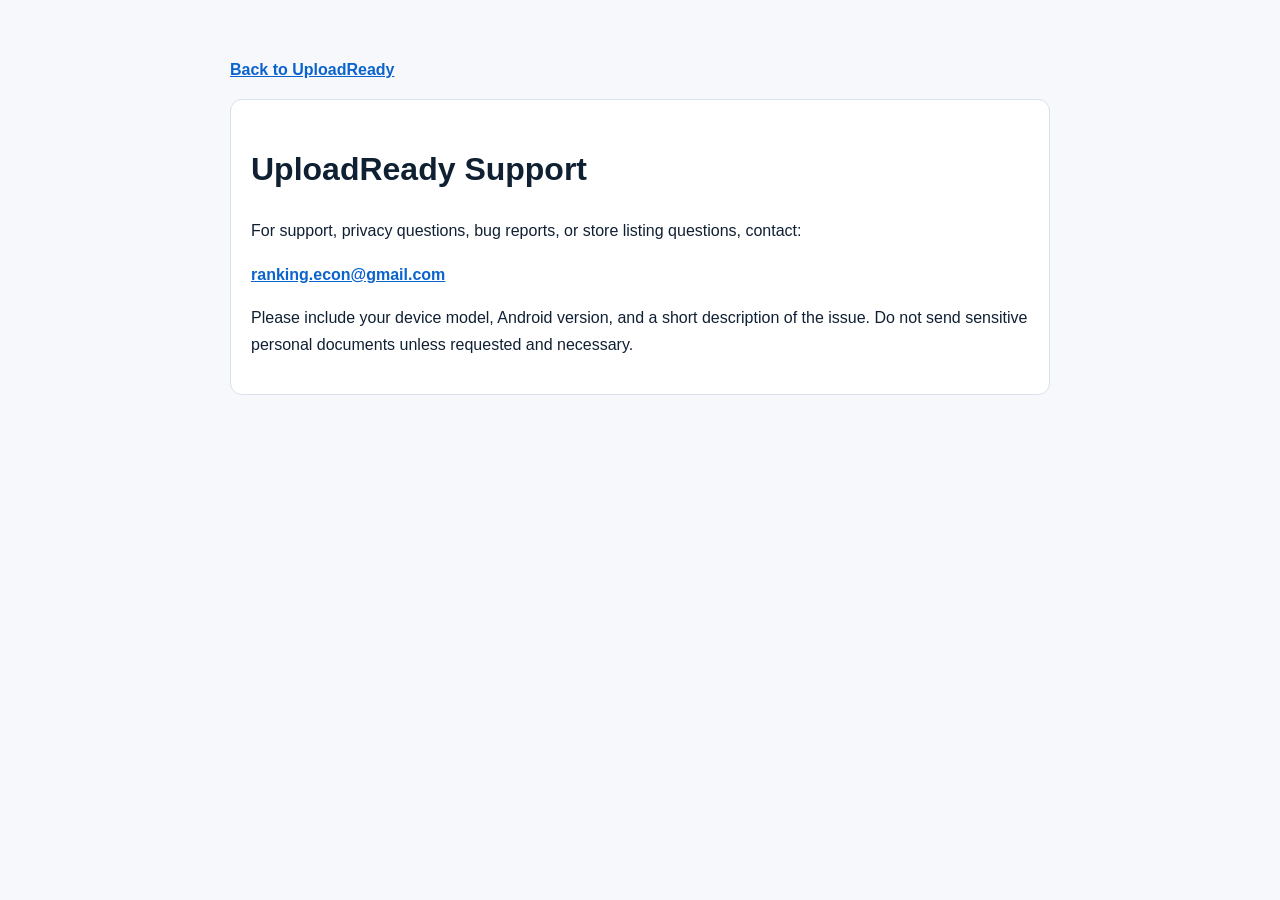
<file: uploadready/support.html>
<!doctype html>
<html lang="en">
<head><meta charset="utf-8"><meta name="viewport" content="width=device-width, initial-scale=1"><title>UploadReady Support</title><style>body{font-family:-apple-system,BlinkMacSystemFont,"Segoe UI",Arial,sans-serif;background:#f6f8fb;color:#102033;line-height:1.7;margin:0}main{max-width:820px;margin:0 auto;padding:40px 20px}.card{background:#fff;border:1px solid #d8e2ec;border-radius:12px;padding:20px}a{color:#0b63ce;font-weight:700}</style></head>
<body><main><p><a href="/uploadready/">Back to UploadReady</a></p><div class="card"><h1>UploadReady Support</h1><p>For support, privacy questions, bug reports, or store listing questions, contact:</p><p><a href="mailto:ranking.econ@gmail.com">ranking.econ@gmail.com</a></p><p>Please include your device model, Android version, and a short description of the issue. Do not send sensitive personal documents unless requested and necessary.</p></div></main></body></html>
</file>
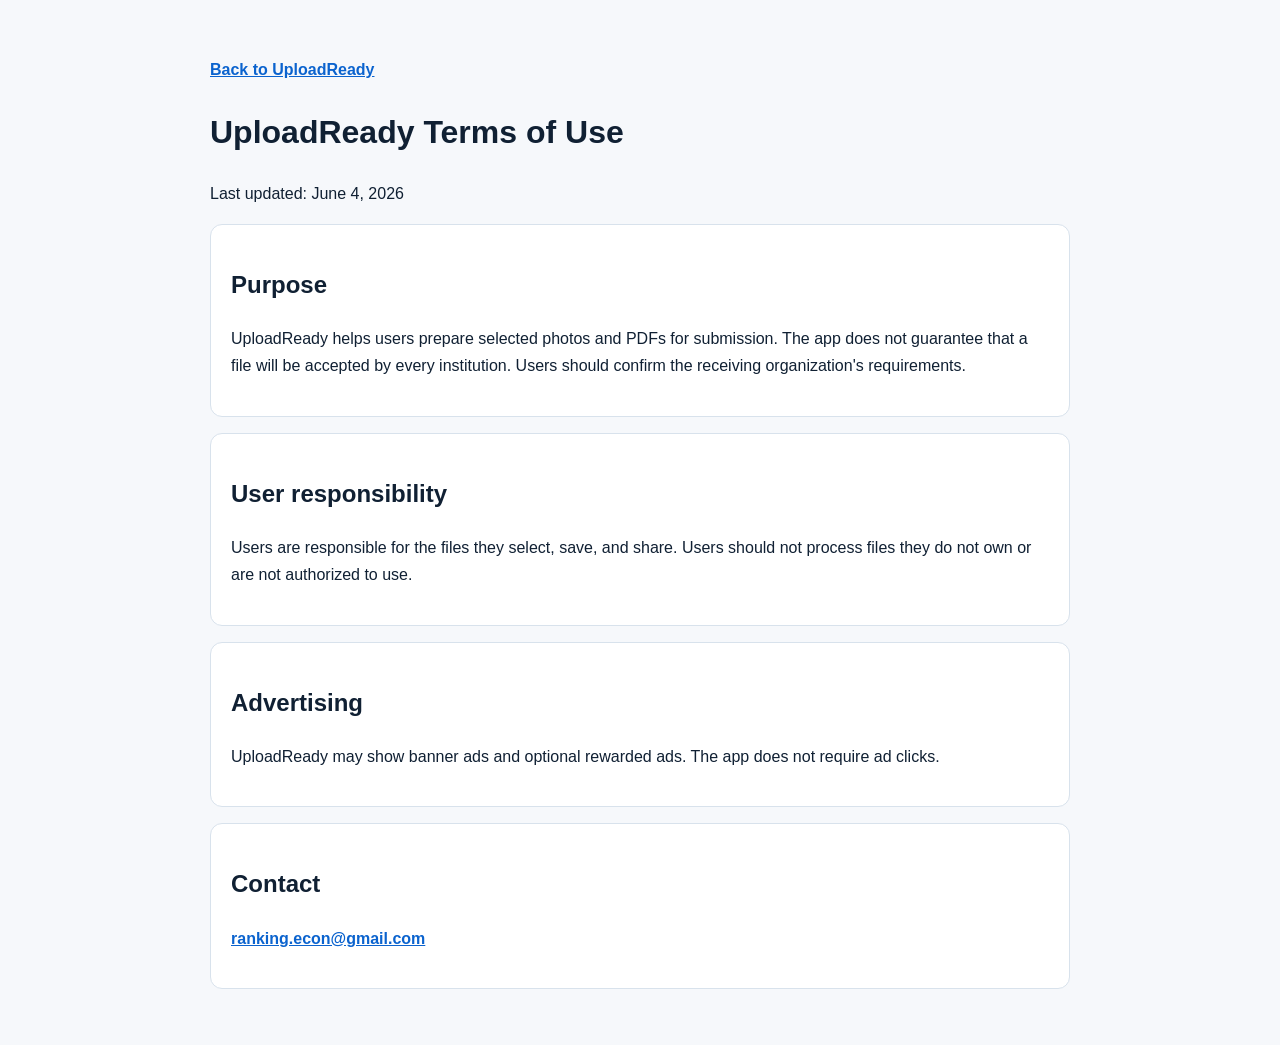
<file: uploadready/terms.html>
<!doctype html>
<html lang="en">
<head><meta charset="utf-8"><meta name="viewport" content="width=device-width, initial-scale=1"><title>UploadReady Terms</title><style>body{font-family:-apple-system,BlinkMacSystemFont,"Segoe UI",Arial,sans-serif;background:#f6f8fb;color:#102033;line-height:1.7;margin:0}main{max-width:860px;margin:0 auto;padding:40px 20px}.card{background:#fff;border:1px solid #d8e2ec;border-radius:12px;padding:20px;margin:16px 0}a{color:#0b63ce;font-weight:700}</style></head>
<body><main><p><a href="/uploadready/">Back to UploadReady</a></p><h1>UploadReady Terms of Use</h1><p>Last updated: June 4, 2026</p><section class="card"><h2>Purpose</h2><p>UploadReady helps users prepare selected photos and PDFs for submission. The app does not guarantee that a file will be accepted by every institution. Users should confirm the receiving organization's requirements.</p></section><section class="card"><h2>User responsibility</h2><p>Users are responsible for the files they select, save, and share. Users should not process files they do not own or are not authorized to use.</p></section><section class="card"><h2>Advertising</h2><p>UploadReady may show banner ads and optional rewarded ads. The app does not require ad clicks.</p></section><section class="card"><h2>Contact</h2><p><a href="mailto:ranking.econ@gmail.com">ranking.econ@gmail.com</a></p></section></main></body></html>
</file>
<file: paycheck/styles.css>
:root{color-scheme:light;--bg:#f5f7fb;--card:#fff;--text:#111827;--muted:#667085;--line:#dbe3ee;--brand:#0f766e;--brand-dark:#115e59;--brand-soft:#e8f7f4;font-family:system-ui,-apple-system,BlinkMacSystemFont,"Segoe UI",sans-serif}*{box-sizing:border-box}body{margin:0;background:radial-gradient(circle at top left,rgba(20,184,166,.16) 0,transparent 32rem),linear-gradient(180deg,#fff 0,var(--bg) 34rem);color:var(--text);line-height:1.65}a{color:var(--brand-dark)}.site-header{width:min(1080px,calc(100% - 32px));margin:20px auto 0;min-height:76px;display:flex;align-items:center;justify-content:space-between;gap:16px;padding:14px 18px;background:rgba(255,255,255,.9);border:1px solid var(--line);border-radius:24px;box-shadow:0 14px 40px rgba(15,23,42,.06)}.brand{display:inline-flex;align-items:center;gap:12px;color:var(--brand-dark);text-decoration:none;font-size:22px;font-weight:900}.brand-icon{width:44px;height:44px;display:grid;place-items:center;border-radius:14px;color:#fff;background:linear-gradient(135deg,#0f766e,#14b8a6);box-shadow:inset 0 -8px 18px rgba(0,0,0,.12)}nav{display:flex;gap:12px;flex-wrap:wrap}nav a{color:#344054;text-decoration:none;font-weight:700;font-size:14px}main{width:min(1080px,calc(100% - 32px));margin:0 auto;padding:28px 0 56px}.hero{display:grid;grid-template-columns:minmax(0,1.2fr) minmax(280px,.8fr);align-items:center;gap:clamp(22px,5vw,56px);padding:clamp(28px,6vw,68px);background:rgba(255,255,255,.94);border:1px solid var(--line);border-radius:32px;box-shadow:0 22px 60px rgba(15,23,42,.08)}.eyebrow{display:inline-flex;margin:0 0 16px;padding:6px 12px;border-radius:999px;color:var(--brand-dark);background:var(--brand-soft);font-weight:800;font-size:14px}h1,h2{margin:0;letter-spacing:0;line-height:1.14}h1{max-width:720px;font-size:clamp(36px,6vw,64px)}.lead{max-width:680px;margin:20px 0 0;color:#344054;font-size:clamp(17px,2vw,21px)}.hero-actions{display:flex;flex-wrap:wrap;gap:10px;margin-top:26px}.button{display:inline-flex;align-items:center;justify-content:center;min-height:46px;padding:11px 18px;border:1px solid var(--line);border-radius:999px;background:#fff;color:var(--brand-dark);text-decoration:none;font-weight:900}.button.primary{background:var(--brand-dark);border-color:var(--brand-dark);color:#fff}.phone-card{width:min(100%,340px);justify-self:center;padding:18px;border:1px solid rgba(15,118,110,.18);border-radius:34px;background:linear-gradient(180deg,#fff 0,#f0fbf8 100%);box-shadow:0 24px 60px rgba(15,118,110,.14)}.phone-top{width:82px;height:7px;margin:0 auto 24px;border-radius:999px;background:#d8e7e4}.summary-box{padding:22px;border-radius:24px;background:var(--brand-dark);color:#fff}.summary-box span{display:block;opacity:.78;font-weight:700}.summary-box strong{display:block;margin-top:4px;font-size:32px;letter-spacing:0}.mini-list{display:grid;gap:10px;margin-top:16px}.mini-list span{padding:12px 14px;border-radius:16px;background:#fff;border:1px solid var(--line);font-weight:800;color:#344054}.panel{margin-top:22px;padding:clamp(22px,4vw,36px);border:1px solid var(--line);border-radius:28px;background:rgba(255,255,255,.94);box-shadow:0 18px 48px rgba(15,23,42,.05)}h2{font-size:clamp(24px,4vw,34px);margin-bottom:18px}.info-grid{display:grid;grid-template-columns:repeat(4,minmax(0,1fr));gap:12px}.info-grid article{padding:18px;border:1px solid var(--line);border-radius:18px;background:#fbfdff}.info-grid strong{display:block;color:var(--brand-dark);margin-bottom:8px}.info-grid p{margin:0;color:#344054;overflow-wrap:anywhere}.feature-list{display:grid;gap:12px;margin:0;padding:0;list-style:none}.feature-list li{display:grid;grid-template-columns:minmax(150px,.35fr) 1fr;gap:16px;padding:16px 0;border-bottom:1px solid var(--line)}.feature-list li:last-child{border-bottom:0}.feature-list strong{color:var(--brand-dark)}.feature-list span,.notice p{color:#344054}.link-row{display:flex;gap:10px;flex-wrap:wrap;margin-top:18px}.link-row a{display:inline-flex;min-height:42px;align-items:center;padding:9px 14px;border-radius:999px;background:var(--brand-soft);color:var(--brand-dark);text-decoration:none;font-weight:900}footer{width:min(1080px,calc(100% - 32px));margin:0 auto 36px;color:var(--muted);text-align:center;font-size:14px}@media(max-width:760px){.site-header{width:min(100% - 20px,1080px);align-items:flex-start;flex-direction:column;border-radius:22px}main{width:min(100% - 20px,1080px);padding-top:18px}.hero{grid-template-columns:1fr;border-radius:26px}.phone-card{width:100%}.info-grid{grid-template-columns:1fr}.feature-list li{grid-template-columns:1fr;gap:6px}.button,.hero-actions{width:100%}}
</file>
<file: privacy/paycheck/styles.css>
body {
  margin: 0;
  font-family: "Noto Sans KR", "Malgun Gothic", sans-serif;
  background: #f5f8f8;
  color: #182225;
  line-height: 1.7;
}

main {
  max-width: 860px;
  margin: 0 auto;
  padding: 40px 20px 72px;
}

.hero {
  margin-bottom: 28px;
}

.eyebrow {
  margin: 0 0 8px;
  color: #6d7d81;
  font-size: 14px;
  font-weight: 700;
}

h1 {
  margin: 0;
  font-size: 34px;
  color: #183b35;
}

.meta {
  margin-top: 10px;
  color: #617176;
  font-size: 14px;
}

.lead {
  margin-top: 18px;
  color: #344449;
}

section {
  margin-top: 18px;
  padding: 22px 24px;
  background: #ffffff;
  border: 1px solid #dce5e8;
  border-radius: 18px;
}

h2 {
  margin: 0 0 12px;
  font-size: 22px;
  color: #183b35;
}

p,
li {
  font-size: 16px;
}

ul {
  margin: 10px 0 0 18px;
  padding: 0;
}

a {
  color: #1f6e65;
}
</file>
